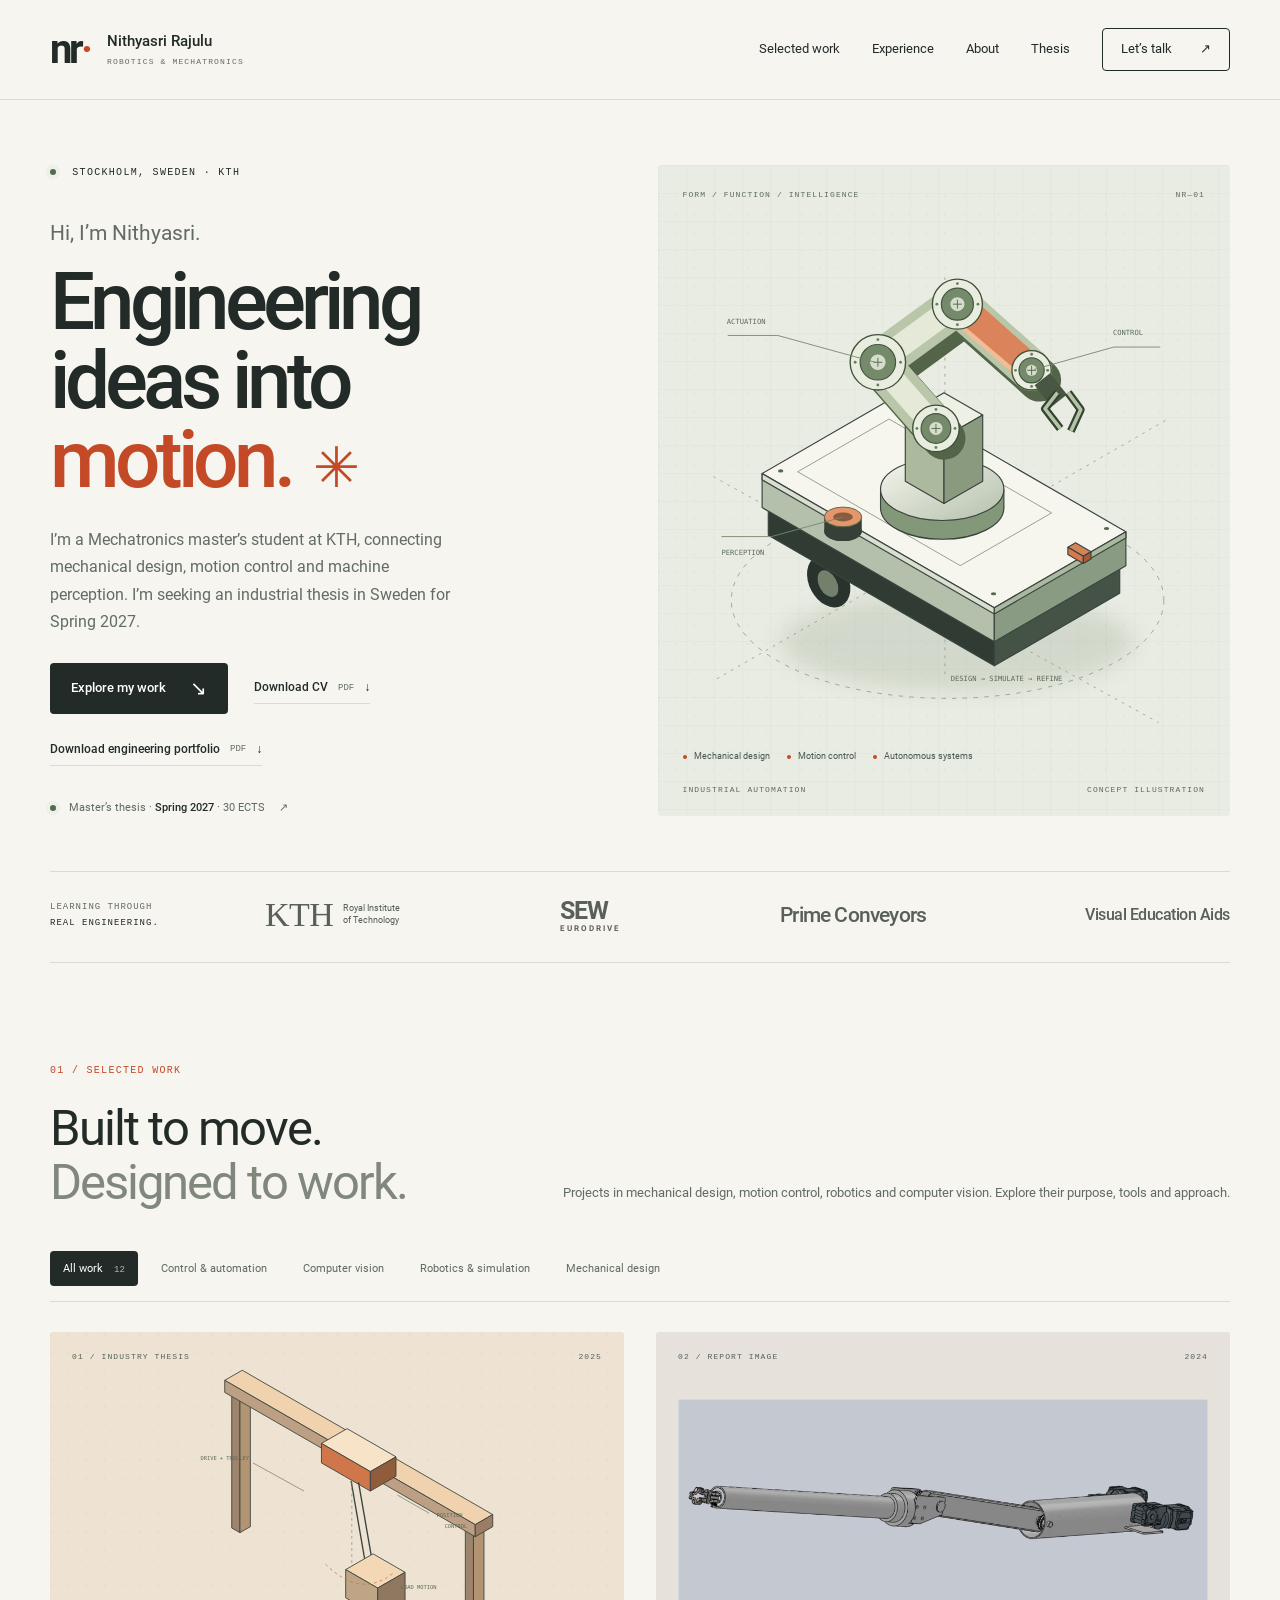
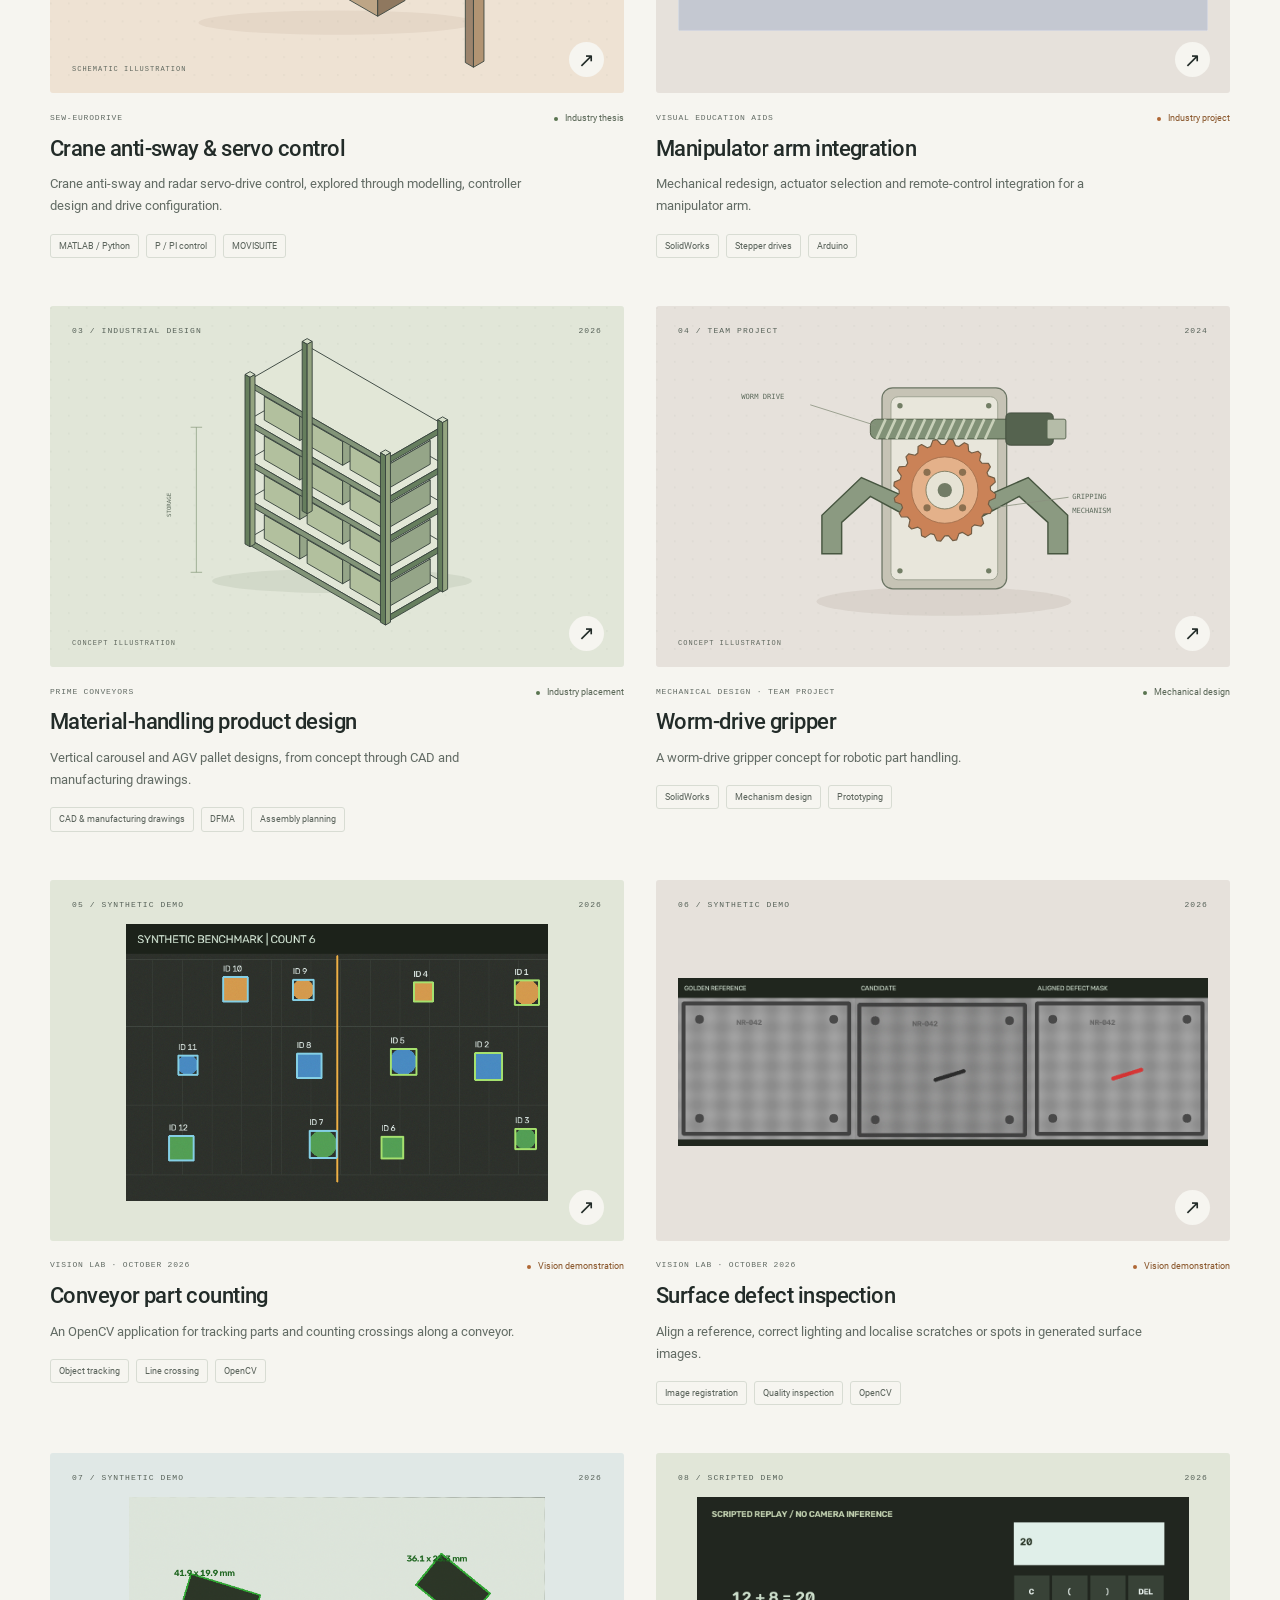
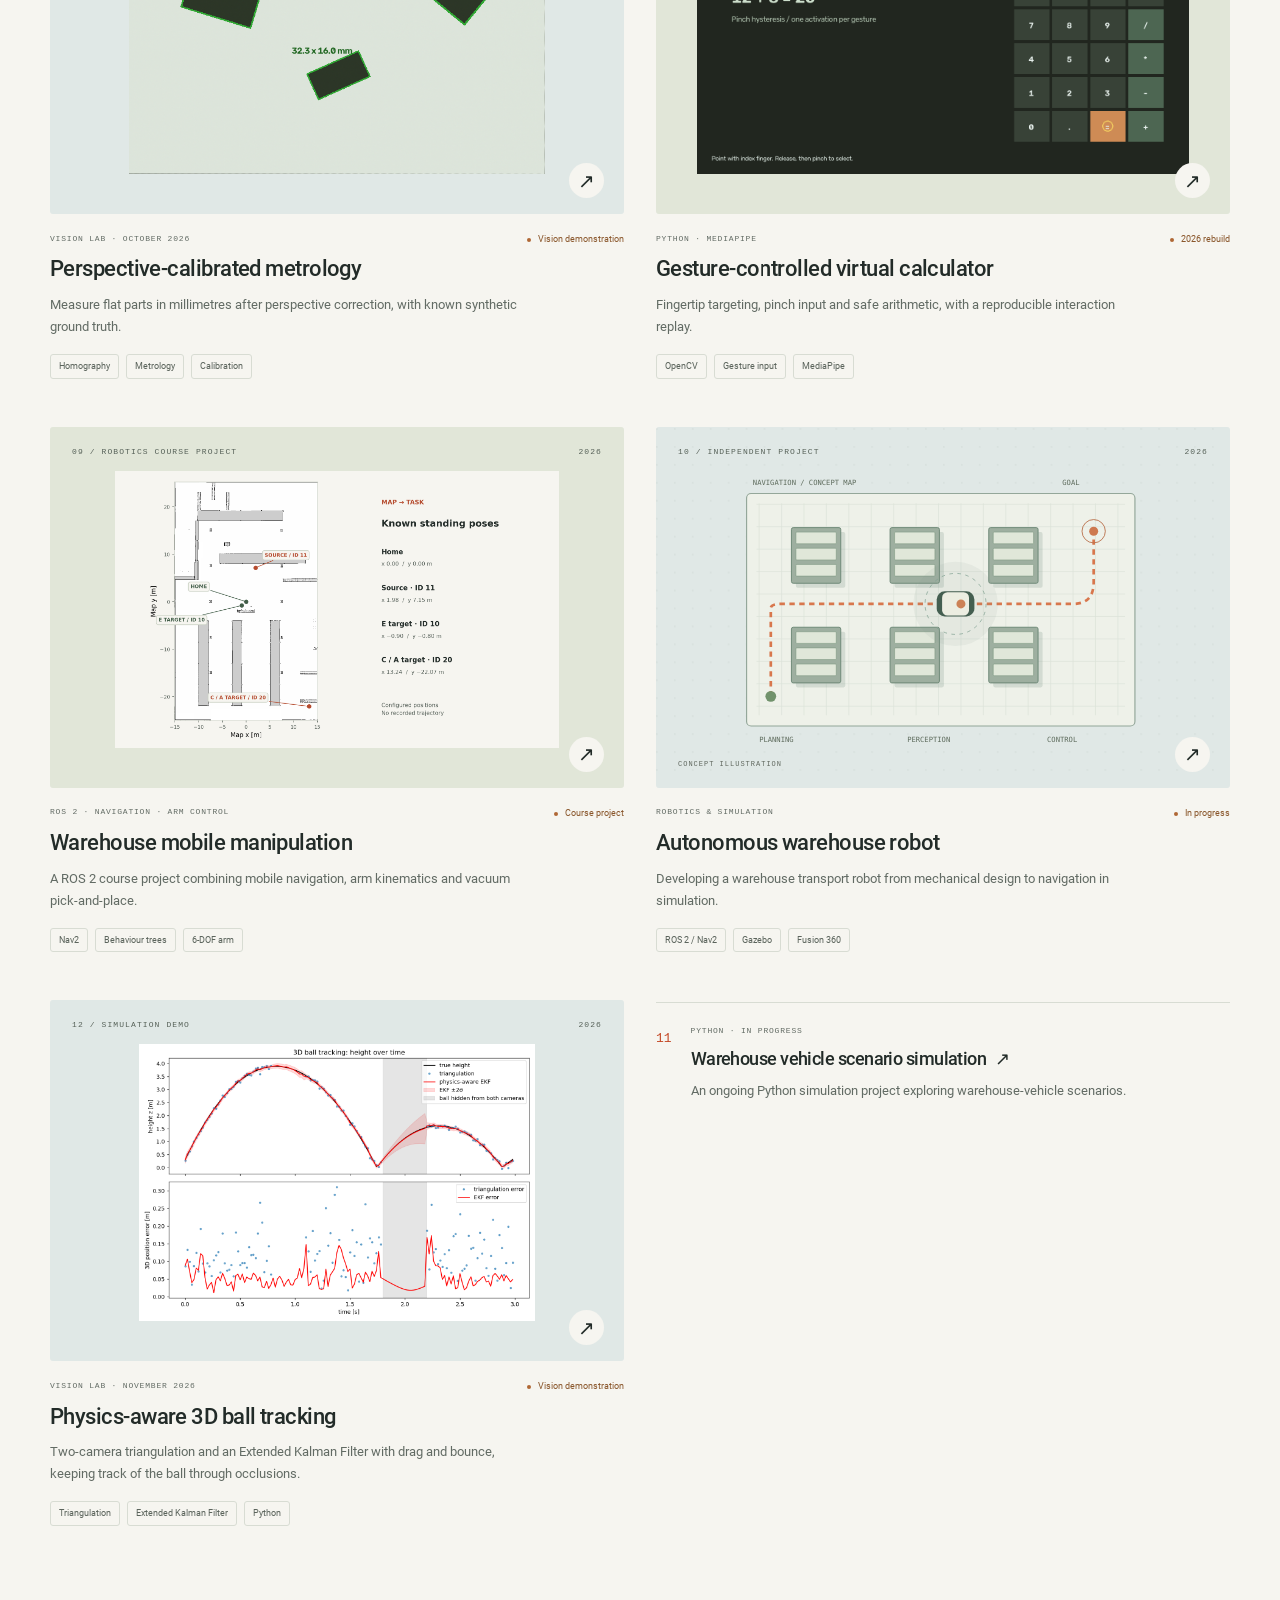
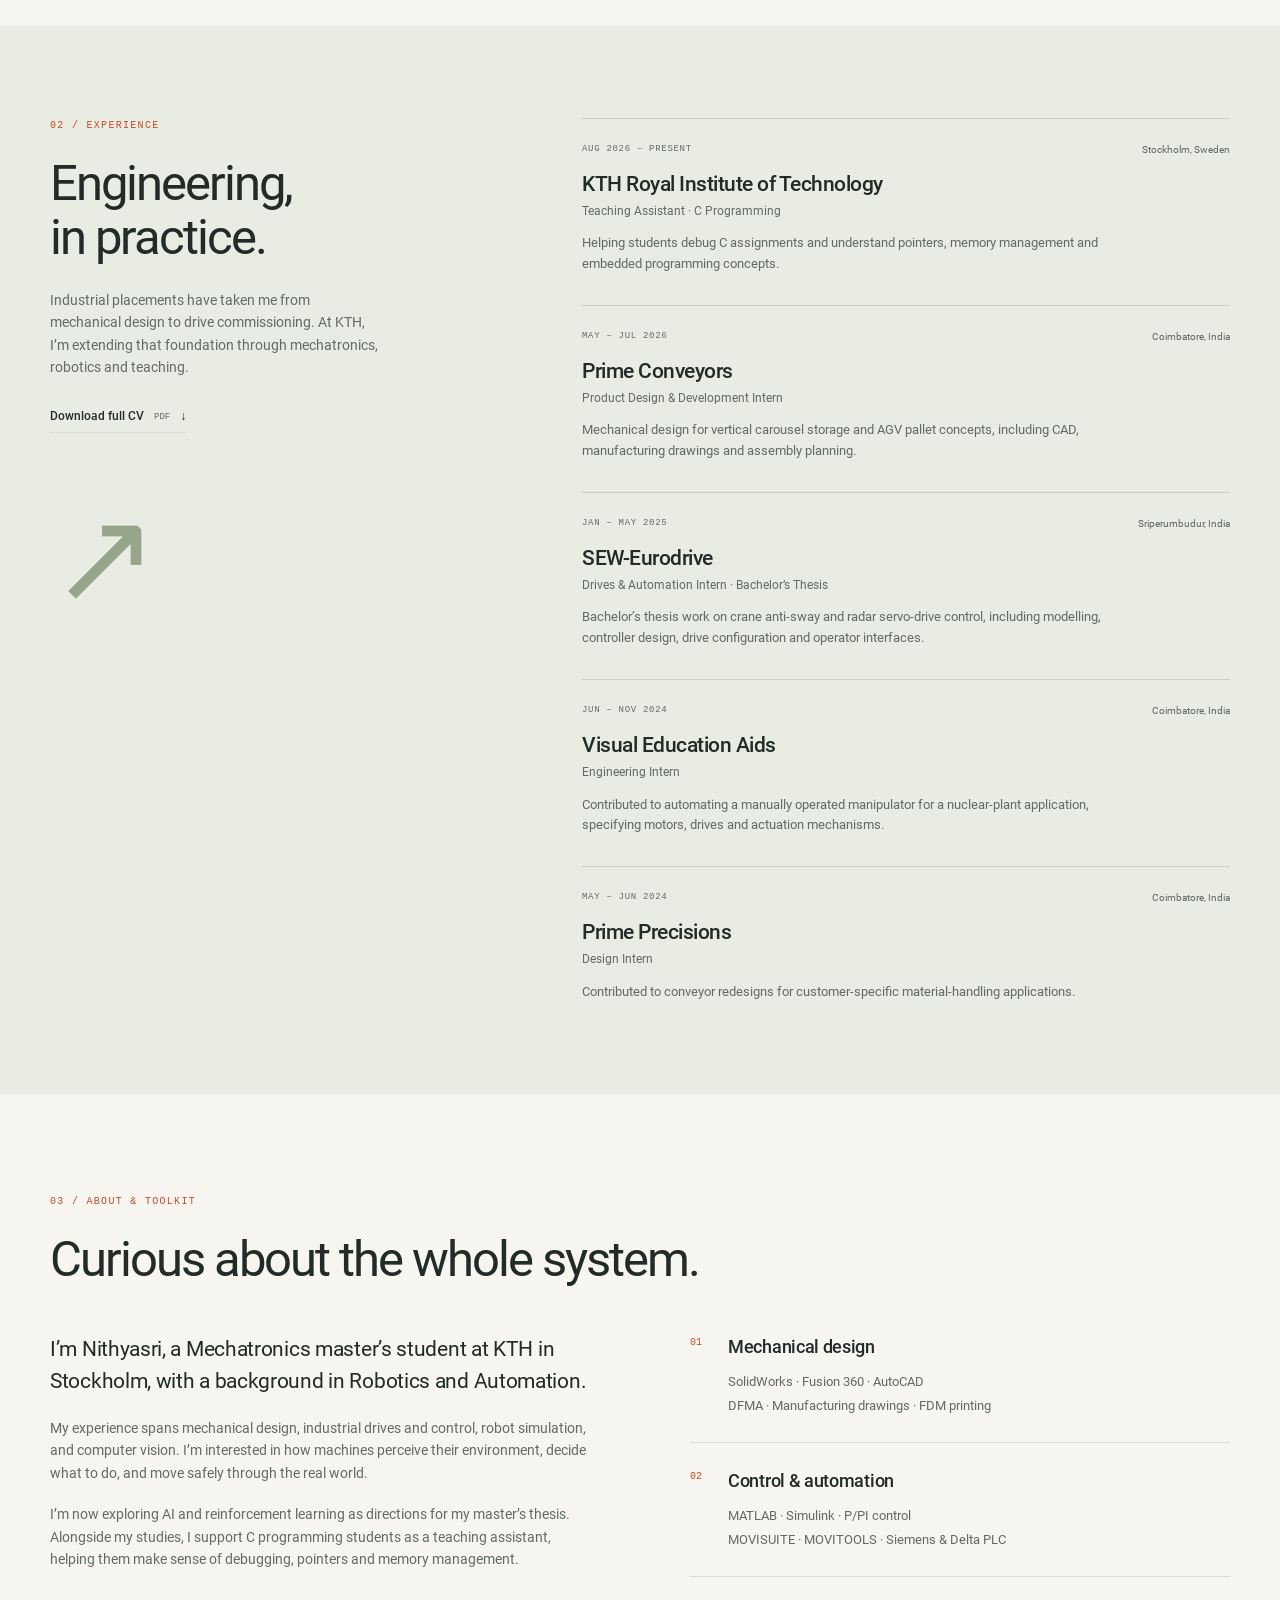
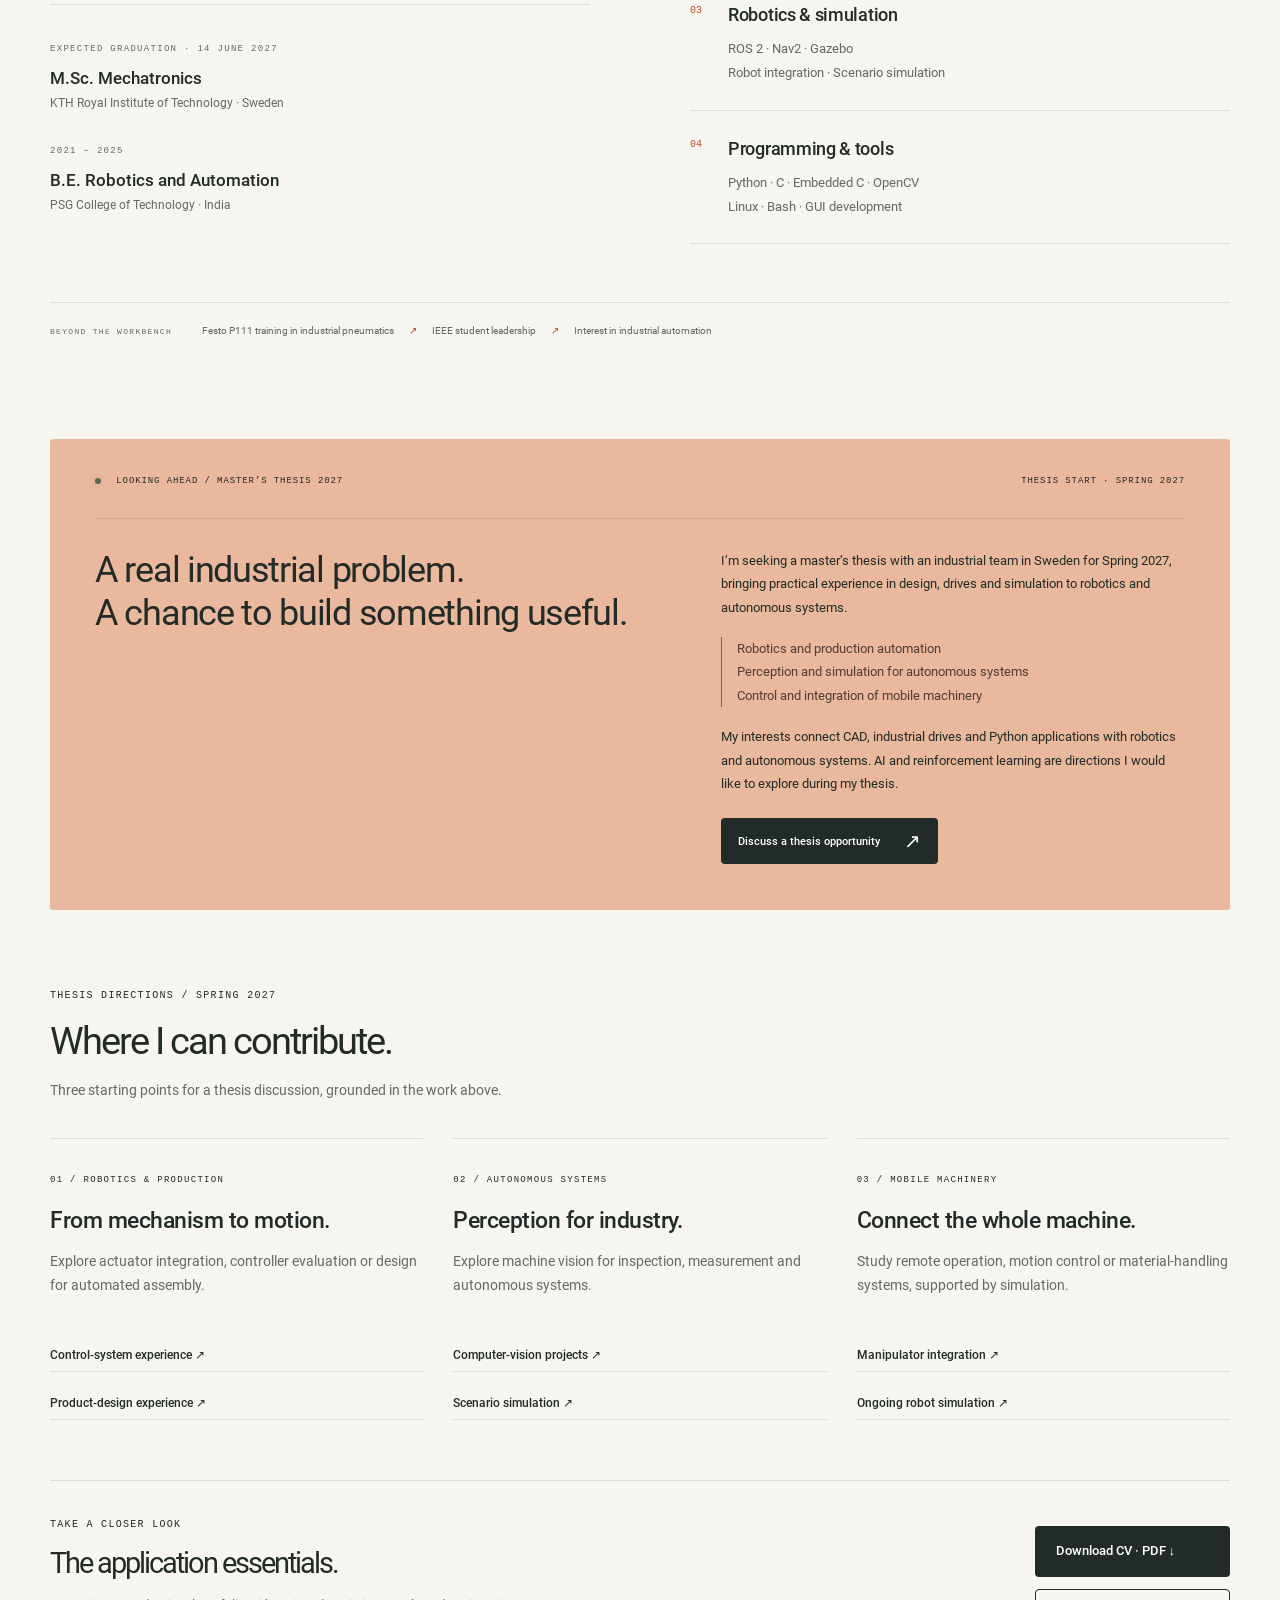
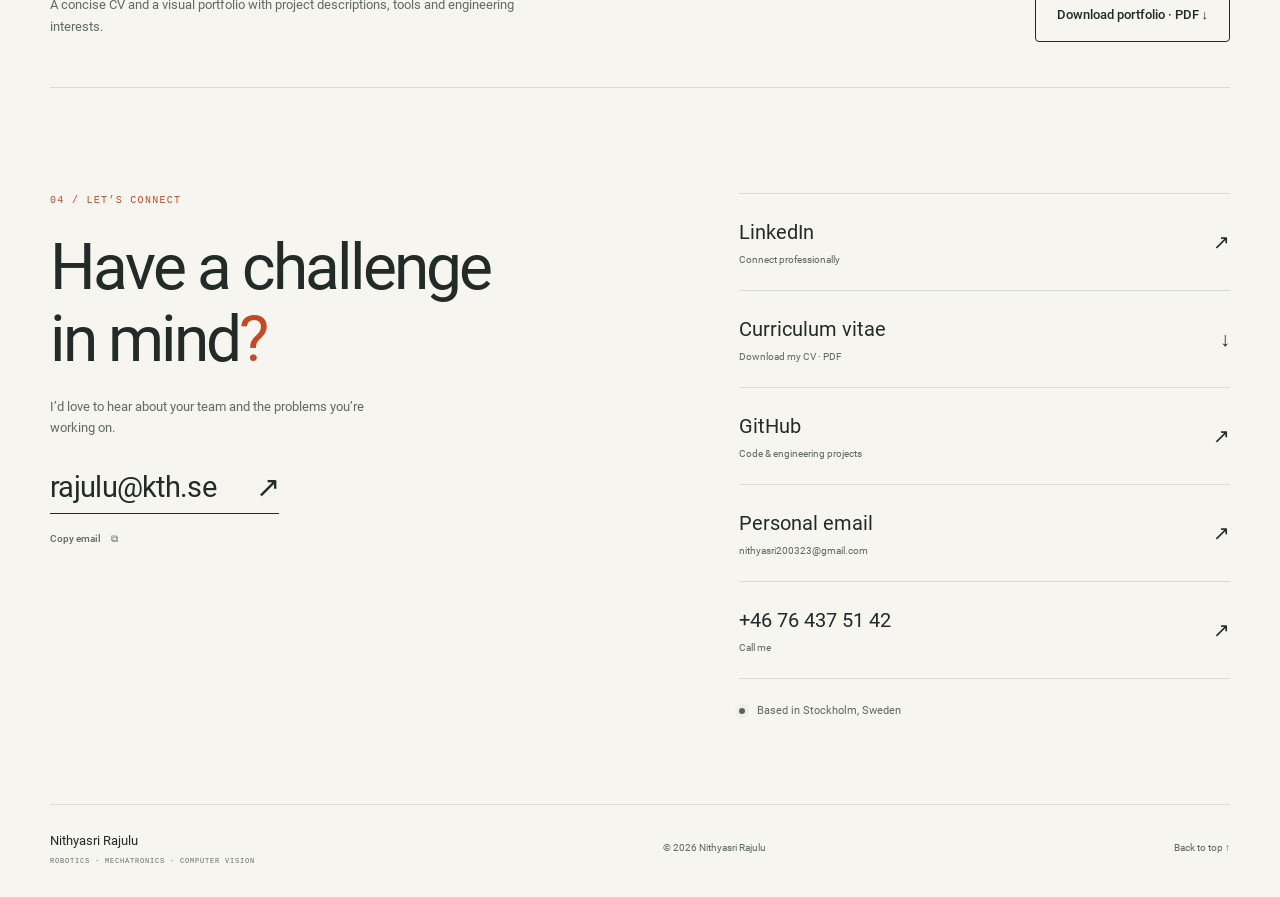
<file: index.html>
<!doctype html>
<html lang="en">
<head>
  <meta charset="utf-8">
  <meta name="viewport" content="width=device-width, initial-scale=1">
  <meta name="theme-color" content="#f6f5f0">
  <meta name="description" content="Nithyasri Rajulu — KTH Mechatronics master's student working across mechanical design, robotics and motion control. Seeking a 30 ECTS thesis, Spring 2027.">
  <meta property="og:title" content="Nithyasri Rajulu — Engineering ideas into motion">
  <meta property="og:description" content="Robotics, mechatronics and computer vision. Explore my work and get in touch about a master's thesis in Sweden.">
  <meta property="og:type" content="website">
  <meta property="og:url" content="https://nithyasri-rajulu.github.io/">
  <link rel="icon" href="assets/favicon.svg" type="image/svg+xml">
  <link rel="preload" href="assets/roboto-regular.woff2" as="font" type="font/woff2" crossorigin>
  <link rel="stylesheet" href="styles.css">
  <title>Nithyasri Rajulu — Mechatronics & Robotics</title>
  <script src="app.js" defer></script>
</head>
<body>
  <a class="skip-link" href="#main">Skip to content</a>
  <header class="site-header">
    <a href="#home" class="brand" aria-label="Nithyasri Rajulu, home"><span class="monogram">nr<span>·</span></span><span class="brand-name">Nithyasri Rajulu<span>ROBOTICS & MECHATRONICS</span></span></a>
    <button class="menu-toggle" type="button" aria-expanded="false" aria-controls="main-nav">Menu <span aria-hidden="true">☰</span></button>
    <nav id="main-nav" aria-label="Main navigation">
      <a href="#work">Selected work</a><a href="#experience">Experience</a><a href="#about">About</a><a href="#thesis">Thesis</a><a class="nav-contact" href="#contact">Let’s talk <span aria-hidden="true">↗</span></a>
    </nav>
  </header>
  <main id="main">
    <section class="hero page-width" id="home" aria-labelledby="hero-heading">
      <div class="hero-copy">
        <p class="eyebrow"><span class="status-dot"></span> STOCKHOLM, SWEDEN · KTH</p>
        <p class="intro-name">Hi, I’m Nithyasri.</p>
        <h1 id="hero-heading">Engineering<br>ideas into<br><span class="accent">motion.</span><span class="heading-spark" aria-hidden="true">✳</span></h1>
        <p class="hero-description">I’m a Mechatronics master’s student at KTH, connecting mechanical design, motion control and machine perception. I’m seeking an industrial thesis in Sweden for Spring 2027.</p>
        <div class="hero-actions"><a class="button button-dark" href="#work">Explore my work <span aria-hidden="true">↘</span></a><a class="text-link" href="assets/Nithyasri-Rajulu-CV.pdf" download>Download CV <span class="file-type">PDF</span> <span aria-hidden="true">↓</span></a></div>
        <a class="text-link portfolio-download" href="assets/Nithyasri-Rajulu-Engineering-Portfolio.pdf" download>Download engineering portfolio <span class="file-type">PDF</span> ↓</a>
        <a class="availability" href="#contact"><span class="status-dot"></span><span>Master’s thesis · <strong>Spring 2027</strong> · 30 ECTS</span><span aria-hidden="true">↗</span></a>
      </div>
      <div class="hero-visual">
        <div class="visual-topline"><span>FORM / FUNCTION / INTELLIGENCE</span><span>NR—01</span></div>
        <img class="hero-machine" src="assets/hero.svg" alt="Concept illustration of an industrial robot arm on a mobile platform, drawn in an isometric engineering style" width="640" height="660" fetchpriority="high">
        <div class="visual-notes"><span><i></i> Mechanical design</span><span><i></i> Motion control</span><span><i></i> Autonomous systems</span></div>
        <div class="visual-bottomline"><span>INDUSTRIAL AUTOMATION</span><span>CONCEPT ILLUSTRATION</span></div>
      </div>
    </section>
    <div class="affiliations page-width" aria-label="Education and industry experience"><p>LEARNING THROUGH<br><strong>REAL ENGINEERING.</strong></p><div><span class="company kth">KTH<small>Royal Institute<br>of Technology</small></span><span class="company sew">SEW<span>EURODRIVE</span></span><span class="company prime">Prime Conveyors</span><span class="company vea">Visual Education Aids</span></div></div>

    <section class="section page-width work-section" id="work" aria-labelledby="work-title">
      <div class="section-heading"><div><p class="eyebrow section-kicker">01 / SELECTED WORK</p><h2 id="work-title">Built to move.<br><span class="muted">Designed to work.</span></h2></div><p>Projects in mechanical design, motion control, robotics and computer vision. Explore their purpose, tools and approach.</p></div>
      <div class="filter-bar" role="group" aria-label="Filter projects"><button class="filter active" data-filter="all" aria-pressed="true">All work <span>12</span></button><button class="filter" data-filter="control" aria-pressed="false">Control & automation</button><button class="filter" data-filter="vision" aria-pressed="false">Computer vision</button><button class="filter" data-filter="robotics" aria-pressed="false">Robotics & simulation</button><button class="filter" data-filter="design" aria-pressed="false">Mechanical design</button></div>
      <p class="sr-only" id="filter-status" aria-live="polite"></p>
      <div class="project-grid">
        <article class="project" data-category="control" id="project-crane">
          <a class="project-image apricot" href="projects/crane.html" data-project="crane" aria-label="Read project: Crane anti-sway and servo control"><span class="image-meta"><span>01 / INDUSTRY THESIS</span><span>2025</span></span><img src="assets/control.svg" alt="Schematic illustration of a crane trolley and suspended load" width="640" height="400" loading="lazy"><span class="illustration-label">SCHEMATIC ILLUSTRATION</span><span class="project-arrow" aria-hidden="true">↗</span></a>
          <div class="project-line"><span class="eyebrow">SEW-EURODRIVE</span><span class="project-state"><i></i> Industry thesis</span></div><h3><a href="projects/crane.html" data-project="crane">Crane anti-sway & servo control</a></h3><p>Crane anti-sway and radar servo-drive control, explored through modelling, controller design and drive configuration.</p><div class="tags"><span>MATLAB / Python</span><span>P / PI control</span><span>MOVISUITE</span></div>
        </article>
        <article class="project" data-category="control" id="project-manipulator">
          <a class="project-image stone demo-image" href="projects/manipulator.html" data-project="manipulator" aria-label="Read project: Manipulator arm integration"><span class="image-meta"><span>02 / REPORT IMAGE</span><span>2024</span></span><img src="assets/manipulator-cad.png" alt="CAD assembly of the motorised manipulator arm" width="640" height="400" loading="lazy"><span class="project-arrow" aria-hidden="true">↗</span></a>
          <div class="project-line"><span class="eyebrow">VISUAL EDUCATION AIDS</span><span class="project-state ongoing"><i></i> Industry project</span></div><h3><a href="projects/manipulator.html" data-project="manipulator">Manipulator arm integration</a></h3><p>Mechanical redesign, actuator selection and remote-control integration for a manipulator arm.</p><div class="tags"><span>SolidWorks</span><span>Stepper drives</span><span>Arduino</span></div>
        </article>
        <article class="project" data-category="design" id="project-material"><a class="project-image sage" href="projects/material.html" data-project="material" aria-label="Read project: Material-handling product design"><span class="image-meta"><span>03 / INDUSTRIAL DESIGN</span><span>2026</span></span><img src="assets/storage.svg" alt="Concept illustration of a material-handling storage system" width="640" height="400" loading="lazy"><span class="illustration-label">CONCEPT ILLUSTRATION</span><span class="project-arrow" aria-hidden="true">↗</span></a><div class="project-line"><span class="eyebrow">PRIME CONVEYORS</span><span class="project-state"><i></i> Industry placement</span></div><h3><a href="projects/material.html" data-project="material">Material-handling product design</a></h3><p>Vertical carousel and AGV pallet designs, from concept through CAD and manufacturing drawings.</p><div class="tags"><span>CAD & manufacturing drawings</span><span>DFMA</span><span>Assembly planning</span></div></article>
        <article class="project" data-category="design" id="project-gripper">
          <a class="project-image stone" href="projects/gripper.html" data-project="gripper" aria-label="Read project: Worm-drive gripper"><span class="image-meta"><span>04 / TEAM PROJECT</span><span>2024</span></span><img src="assets/gripper.svg" alt="Concept illustration of a worm gear and a two-finger gripper" width="640" height="400" loading="lazy"><span class="illustration-label">CONCEPT ILLUSTRATION</span><span class="project-arrow" aria-hidden="true">↗</span></a>
          <div class="project-line"><span class="eyebrow">MECHANICAL DESIGN · TEAM PROJECT</span><span class="project-state"><i></i> Mechanical design</span></div><h3><a href="projects/gripper.html" data-project="gripper">Worm-drive gripper</a></h3><p>A worm-drive gripper concept for robotic part handling.</p><div class="tags"><span>SolidWorks</span><span>Mechanism design</span><span>Prototyping</span></div>
        </article>
        <article class="project" data-category="vision" id="project-conveyor">
          <a class="project-image sage demo-image" href="projects/conveyor.html" data-project="conveyor" aria-label="Read project: Conveyor part counting"><span class="image-meta"><span>05 / SYNTHETIC DEMO</span><span>2026</span></span><img src="assets/conveyor-vision.png" alt="Synthetic conveyor scene with tracked parts, IDs and a counting line" width="640" height="400" loading="lazy"><span class="project-arrow" aria-hidden="true">↗</span></a>
          <div class="project-line"><span class="eyebrow">VISION LAB · OCTOBER 2026</span><span class="project-state ongoing"><i></i> Vision demonstration</span></div><h3><a href="projects/conveyor.html" data-project="conveyor">Conveyor part counting</a></h3><p>An OpenCV application for tracking parts and counting crossings along a conveyor.</p><div class="tags"><span>Object tracking</span><span>Line crossing</span><span>OpenCV</span></div>
        </article>
        <article class="project" data-category="vision" id="project-inspection">
          <a class="project-image stone demo-image" href="projects/inspection.html" data-project="inspection" aria-label="Read project: Surface defect inspection"><span class="image-meta"><span>06 / SYNTHETIC DEMO</span><span>2026</span></span><img src="assets/surface-inspection.png" alt="Reference metal texture beside a synthetic defect sample and detected regions" width="640" height="400" loading="lazy"><span class="project-arrow" aria-hidden="true">↗</span></a>
          <div class="project-line"><span class="eyebrow">VISION LAB · OCTOBER 2026</span><span class="project-state ongoing"><i></i> Vision demonstration</span></div><h3><a href="projects/inspection.html" data-project="inspection">Surface defect inspection</a></h3><p>Align a reference, correct lighting and localise scratches or spots in generated surface images.</p><div class="tags"><span>Image registration</span><span>Quality inspection</span><span>OpenCV</span></div>
        </article>
        <article class="project" data-category="vision" id="project-metrology">
          <a class="project-image blue demo-image" href="projects/metrology.html" data-project="metrology" aria-label="Read project: Perspective-calibrated metrology"><span class="image-meta"><span>07 / SYNTHETIC DEMO</span><span>2026</span></span><img src="assets/part-metrology.png" alt="Three rectangular parts with overlaid measurements in millimetres" width="640" height="400" loading="lazy"><span class="project-arrow" aria-hidden="true">↗</span></a>
          <div class="project-line"><span class="eyebrow">VISION LAB · OCTOBER 2026</span><span class="project-state ongoing"><i></i> Vision demonstration</span></div><h3><a href="projects/metrology.html" data-project="metrology">Perspective-calibrated metrology</a></h3><p>Measure flat parts in millimetres after perspective correction, with known synthetic ground truth.</p><div class="tags"><span>Homography</span><span>Metrology</span><span>Calibration</span></div>
        </article>
        <article class="project" data-category="vision" id="project-vision">
          <a class="project-image sage demo-image" href="projects/vision.html" data-project="vision" aria-label="Read project: Gesture-controlled virtual calculator"><span class="image-meta"><span>08 / SCRIPTED DEMO</span><span>2026</span></span><img src="assets/gesture-calculator.png" alt="Calculator interface after a scripted sequence computes 12 plus 8 equals 20" width="640" height="400" loading="lazy"><span class="project-arrow" aria-hidden="true">↗</span></a>
          <div class="project-line"><span class="eyebrow">PYTHON · MEDIAPIPE</span><span class="project-state ongoing"><i></i> 2026 rebuild</span></div><h3><a href="projects/vision.html" data-project="vision">Gesture-controlled virtual calculator</a></h3><p>Fingertip targeting, pinch input and safe arithmetic, with a reproducible interaction replay.</p><div class="tags"><span>OpenCV</span><span>Gesture input</span><span>MediaPipe</span></div>
        </article>
        <article class="project" data-category="robotics" id="project-warehouse-manipulation">
          <a class="project-image sage demo-image" href="projects/warehouse-manipulation.html" data-project="warehouse-manipulation" aria-label="Read project: Warehouse mobile manipulation"><span class="image-meta"><span>09 / ROBOTICS COURSE PROJECT</span><span>2026</span></span><img src="assets/warehouse-robot-map.png" alt="Supplied warehouse map with configured pickup and delivery poses" width="640" height="400" loading="lazy"><span class="project-arrow" aria-hidden="true">↗</span></a>
          <div class="project-line"><span class="eyebrow">ROS 2 · NAVIGATION · ARM CONTROL</span><span class="project-state ongoing"><i></i> Course project</span></div><h3><a href="projects/warehouse-manipulation.html" data-project="warehouse-manipulation">Warehouse mobile manipulation</a></h3><p>A ROS 2 course project combining mobile navigation, arm kinematics and vacuum pick-and-place.</p><div class="tags"><span>Nav2</span><span>Behaviour trees</span><span>6-DOF arm</span></div>
        </article>
        <article class="project" data-category="robotics" id="project-amr">
          <a class="project-image blue" href="projects/amr.html" data-project="amr" aria-label="Read project: Autonomous warehouse robot"><span class="image-meta"><span>10 / INDEPENDENT PROJECT</span><span>2026</span></span><img src="assets/warehouse.svg" alt="Concept warehouse map with storage aisles and a mobile robot route" width="640" height="400" loading="lazy"><span class="illustration-label">CONCEPT ILLUSTRATION</span><span class="project-arrow" aria-hidden="true">↗</span></a>
          <div class="project-line"><span class="eyebrow">ROBOTICS & SIMULATION</span><span class="project-state ongoing"><i></i> In progress</span></div><h3><a href="projects/amr.html" data-project="amr">Autonomous warehouse robot</a></h3><p>Developing a warehouse transport robot from mechanical design to navigation in simulation.</p><div class="tags"><span>ROS 2 / Nav2</span><span>Gazebo</span><span>Fusion 360</span></div>
        </article>
                <article class="project" data-category="vision" id="project-ball-tracking">
          <a class="project-image blue demo-image" href="projects/ball-tracking.html" data-project="ball-tracking" aria-label="Read project: Physics-aware 3D ball tracking"><span class="image-meta"><span>12 / SIMULATION DEMO</span><span>2026</span></span><img src="assets/ball-tracking.png" alt="True ball trajectory compared with triangulation and Extended Kalman Filter estimates" width="640" height="400" loading="lazy"><span class="project-arrow" aria-hidden="true">↗</span></a>
          <div class="project-line"><span class="eyebrow">VISION LAB · NOVEMBER 2026</span><span class="project-state ongoing"><i></i> Vision demonstration</span></div><h3><a href="projects/ball-tracking.html" data-project="ball-tracking">Physics-aware 3D ball tracking</a></h3><p>Two-camera triangulation and an Extended Kalman Filter with drag and bounce, keeping track of the ball through occlusions.</p><div class="tags"><span>Triangulation</span><span>Extended Kalman Filter</span><span>Python</span></div>
        </article>
        <article class="project project-compact" data-category="robotics" id="project-testing"><div class="compact-number" aria-hidden="true">11</div><div><div class="project-line"><span class="eyebrow">PYTHON · IN PROGRESS</span></div><h3><a href="projects/testing.html" data-project="testing">Warehouse vehicle scenario simulation <span aria-hidden="true">↗</span></a></h3><p>An ongoing Python simulation project exploring warehouse-vehicle scenarios.</p></div></article>
      </div>
    </section>

    <section class="experience-section" id="experience" aria-labelledby="experience-title"><div class="page-width experience-layout"><div class="experience-intro"><p class="eyebrow section-kicker">02 / EXPERIENCE</p><h2 id="experience-title">Engineering,<br>in practice.</h2><p>Industrial placements have taken me from mechanical design to drive commissioning. At KTH, I’m extending that foundation through mechatronics, robotics and teaching.</p><a class="text-link" href="assets/Nithyasri-Rajulu-CV.pdf" download>Download full CV <span class="file-type">PDF</span> <span aria-hidden="true">↓</span></a><div class="experience-mark" aria-hidden="true">↗</div></div><div class="timeline">
      <article class="timeline-item"><div class="timeline-top"><span class="eyebrow">AUG 2026 – PRESENT</span><span>Stockholm, Sweden</span></div><h3>KTH Royal Institute of Technology</h3><h4>Teaching Assistant · C Programming</h4><p>Helping students debug C assignments and understand pointers, memory management and embedded programming concepts.</p></article>
      <article class="timeline-item"><div class="timeline-top"><span class="eyebrow">MAY – JUL 2026</span><span>Coimbatore, India</span></div><h3>Prime Conveyors</h3><h4>Product Design & Development Intern</h4><p>Mechanical design for vertical carousel storage and AGV pallet concepts, including CAD, manufacturing drawings and assembly planning.</p></article>
      <article class="timeline-item"><div class="timeline-top"><span class="eyebrow">JAN – MAY 2025</span><span>Sriperumbudur, India</span></div><h3>SEW-Eurodrive</h3><h4>Drives & Automation Intern · Bachelor’s Thesis</h4><p>Bachelor’s thesis work on crane anti-sway and radar servo-drive control, including modelling, controller design, drive configuration and operator interfaces.</p></article>
      <article class="timeline-item"><div class="timeline-top"><span class="eyebrow">JUN – NOV 2024</span><span>Coimbatore, India</span></div><h3>Visual Education Aids</h3><h4>Engineering Intern</h4><p>Contributed to automating a manually operated manipulator for a nuclear-plant application, specifying motors, drives and actuation mechanisms.</p></article>
      <article class="timeline-item"><div class="timeline-top"><span class="eyebrow">MAY – JUN 2024</span><span>Coimbatore, India</span></div><h3>Prime Precisions</h3><h4>Design Intern</h4><p>Contributed to conveyor redesigns for customer-specific material-handling applications.</p></article>
    </div></div></section>

    <section class="section page-width" id="about" aria-labelledby="about-title"><div class="section-heading about-heading"><div><p class="eyebrow section-kicker">03 / ABOUT & TOOLKIT</p><h2 id="about-title">Curious about the whole system.</h2></div></div><div class="about-layout"><div class="about-copy"><p class="large-copy">I’m Nithyasri, a Mechatronics master’s student at KTH in Stockholm, with a background in Robotics and Automation.</p><p>My experience spans mechanical design, industrial drives and control, robot simulation, and computer vision. I’m interested in how machines perceive their environment, decide what to do, and move safely through the real world.</p><p>I’m now exploring AI and reinforcement learning as directions for my master’s thesis. Alongside my studies, I support C programming students as a teaching assistant, helping them make sense of debugging, pointers and memory management.</p><div class="education"><div><span class="eyebrow">EXPECTED GRADUATION · 14 JUNE 2027</span><h3>M.Sc. Mechatronics</h3><p>KTH Royal Institute of Technology · Sweden</p></div><div><span class="eyebrow">2021 – 2025</span><h3>B.E. Robotics and Automation</h3><p>PSG College of Technology · India</p></div></div></div><div class="toolkit"><div><span class="toolkit-number">01</span><h3>Mechanical design</h3><p>SolidWorks · Fusion 360 · AutoCAD<br>DFMA · Manufacturing drawings · FDM printing</p></div><div><span class="toolkit-number">02</span><h3>Control & automation</h3><p>MATLAB · Simulink · P/PI control<br>MOVISUITE · MOVITOOLS · Siemens & Delta PLC</p></div><div><span class="toolkit-number">03</span><h3>Robotics & simulation</h3><p>ROS 2 · Nav2 · Gazebo<br>Robot integration · Scenario simulation</p></div><div><span class="toolkit-number">04</span><h3>Programming & tools</h3><p>Python · C · Embedded C · OpenCV<br>Linux · Bash · GUI development</p></div></div></div><div class="beyond"><p class="eyebrow">BEYOND THE WORKBENCH</p><p>Festo P111 training in industrial pneumatics <span>↗</span> IEEE student leadership <span>↗</span> Interest in industrial automation</p></div></section>

    <section class="thesis-section page-width" id="thesis" aria-labelledby="thesis-title"><div class="thesis-top"><p class="eyebrow"><span class="status-dot"></span> LOOKING AHEAD / MASTER’S THESIS 2027</p><span class="eyebrow">THESIS START · SPRING 2027</span></div><div class="thesis-content"><h2 id="thesis-title">A real industrial problem.<br>A chance to build something useful.</h2><div><p>I’m seeking a master’s thesis with an industrial team in Sweden for Spring 2027, bringing practical experience in design, drives and simulation to robotics and autonomous systems.</p><p class="thesis-interests">Robotics and production automation<br>Perception and simulation for autonomous systems<br>Control and integration of mobile machinery</p><p>My interests connect CAD, industrial drives and Python applications with robotics and autonomous systems. AI and reinforcement learning are directions I would like to explore during my thesis.</p><a class="button button-dark" href="mailto:rajulu@kth.se?subject=Master%27s%20thesis%20opportunity%20%E2%80%94%202027">Discuss a thesis opportunity <span aria-hidden="true">↗</span></a></div></div></section>


    <section class="focus-section page-width" aria-labelledby="focus-title"><div class="focus-heading"><p class="eyebrow">THESIS DIRECTIONS / SPRING 2027</p><h2 id="focus-title">Where I can contribute.</h2><p>Three starting points for a thesis discussion, grounded in the work above.</p></div><div class="focus-grid"><article><span class="eyebrow">01 / ROBOTICS & PRODUCTION</span><h3>From mechanism to motion.</h3><p>Explore actuator integration, controller evaluation or design for automated assembly.</p><a class="text-link" href="projects/crane.html" data-project="crane">Control-system experience ↗</a><a class="text-link" href="projects/material.html" data-project="material">Product-design experience ↗</a></article><article><span class="eyebrow">02 / AUTONOMOUS SYSTEMS</span><h3>Perception for industry.</h3><p>Explore machine vision for inspection, measurement and autonomous systems.</p><a class="text-link" href="projects/inspection.html" data-project="inspection">Computer-vision projects ↗</a><a class="text-link" href="projects/testing.html" data-project="testing">Scenario simulation ↗</a></article><article><span class="eyebrow">03 / MOBILE MACHINERY</span><h3>Connect the whole machine.</h3><p>Study remote operation, motion control or material-handling systems, supported by simulation.</p><a class="text-link" href="projects/manipulator.html" data-project="manipulator">Manipulator integration ↗</a><a class="text-link" href="projects/amr.html" data-project="amr">Ongoing robot simulation ↗</a></article></div></section>
    <section class="application-downloads page-width" aria-labelledby="downloads-title"><div><p class="eyebrow">TAKE A CLOSER LOOK</p><h2 id="downloads-title">The application essentials.</h2><p>A concise CV and a visual portfolio with project descriptions, tools and engineering interests.</p></div><div><a class="button button-dark" href="assets/Nithyasri-Rajulu-CV.pdf" download>Download CV · PDF ↓</a><a class="button button-outline" href="assets/Nithyasri-Rajulu-Engineering-Portfolio.pdf" download>Download portfolio · PDF ↓</a></div></section>

    <section class="contact-section page-width" id="contact" aria-labelledby="contact-title"><div><p class="eyebrow section-kicker">04 / LET’S CONNECT</p><h2 id="contact-title">Have a challenge<br>in mind<span class="accent">?</span></h2><p>I’d love to hear about your team and the problems you’re working on.</p><a class="email-link" href="mailto:rajulu@kth.se">rajulu@kth.se <span aria-hidden="true">↗</span></a><div class="contact-actions"><button class="text-link copy-email" type="button">Copy email <span aria-hidden="true">⧉</span></button><span class="copy-status" aria-live="polite"></span></div></div><div class="contact-links"><a href="https://www.linkedin.com/in/nithyasri-rajulu-23813925a/" target="_blank" rel="noopener noreferrer"><span>LinkedIn<small>Connect professionally</small></span><span aria-hidden="true">↗</span></a><a href="assets/Nithyasri-Rajulu-CV.pdf" download><span>Curriculum vitae<small>Download my CV · PDF</small></span><span aria-hidden="true">↓</span></a><a href="https://github.com/nithyasri-rajulu" target="_blank" rel="noopener noreferrer"><span>GitHub<small>Code & engineering projects</small></span><span aria-hidden="true">↗</span></a><a href="mailto:nithyasri200323@gmail.com"><span class="personal-email">Personal email<small>nithyasri200323@gmail.com</small></span><span aria-hidden="true">↗</span></a><a href="tel:+46764375142"><span>+46 76 437 51 42<small>Call me</small></span><span aria-hidden="true">↗</span></a><div class="contact-location"><span class="status-dot"></span> Based in Stockholm, Sweden</div></div></section>
  </main>
  <footer class="page-width"><a class="footer-brand" href="#home">Nithyasri Rajulu<span>ROBOTICS · MECHATRONICS · COMPUTER VISION</span></a><p>© 2026 Nithyasri Rajulu</p><a href="#home">Back to top ↑</a></footer>
  <dialog id="project-dialog" aria-labelledby="dialog-title"><button class="dialog-close" type="button" aria-label="Close project details">×</button><div id="dialog-content"></div></dialog>
</body>
</html>
</file>
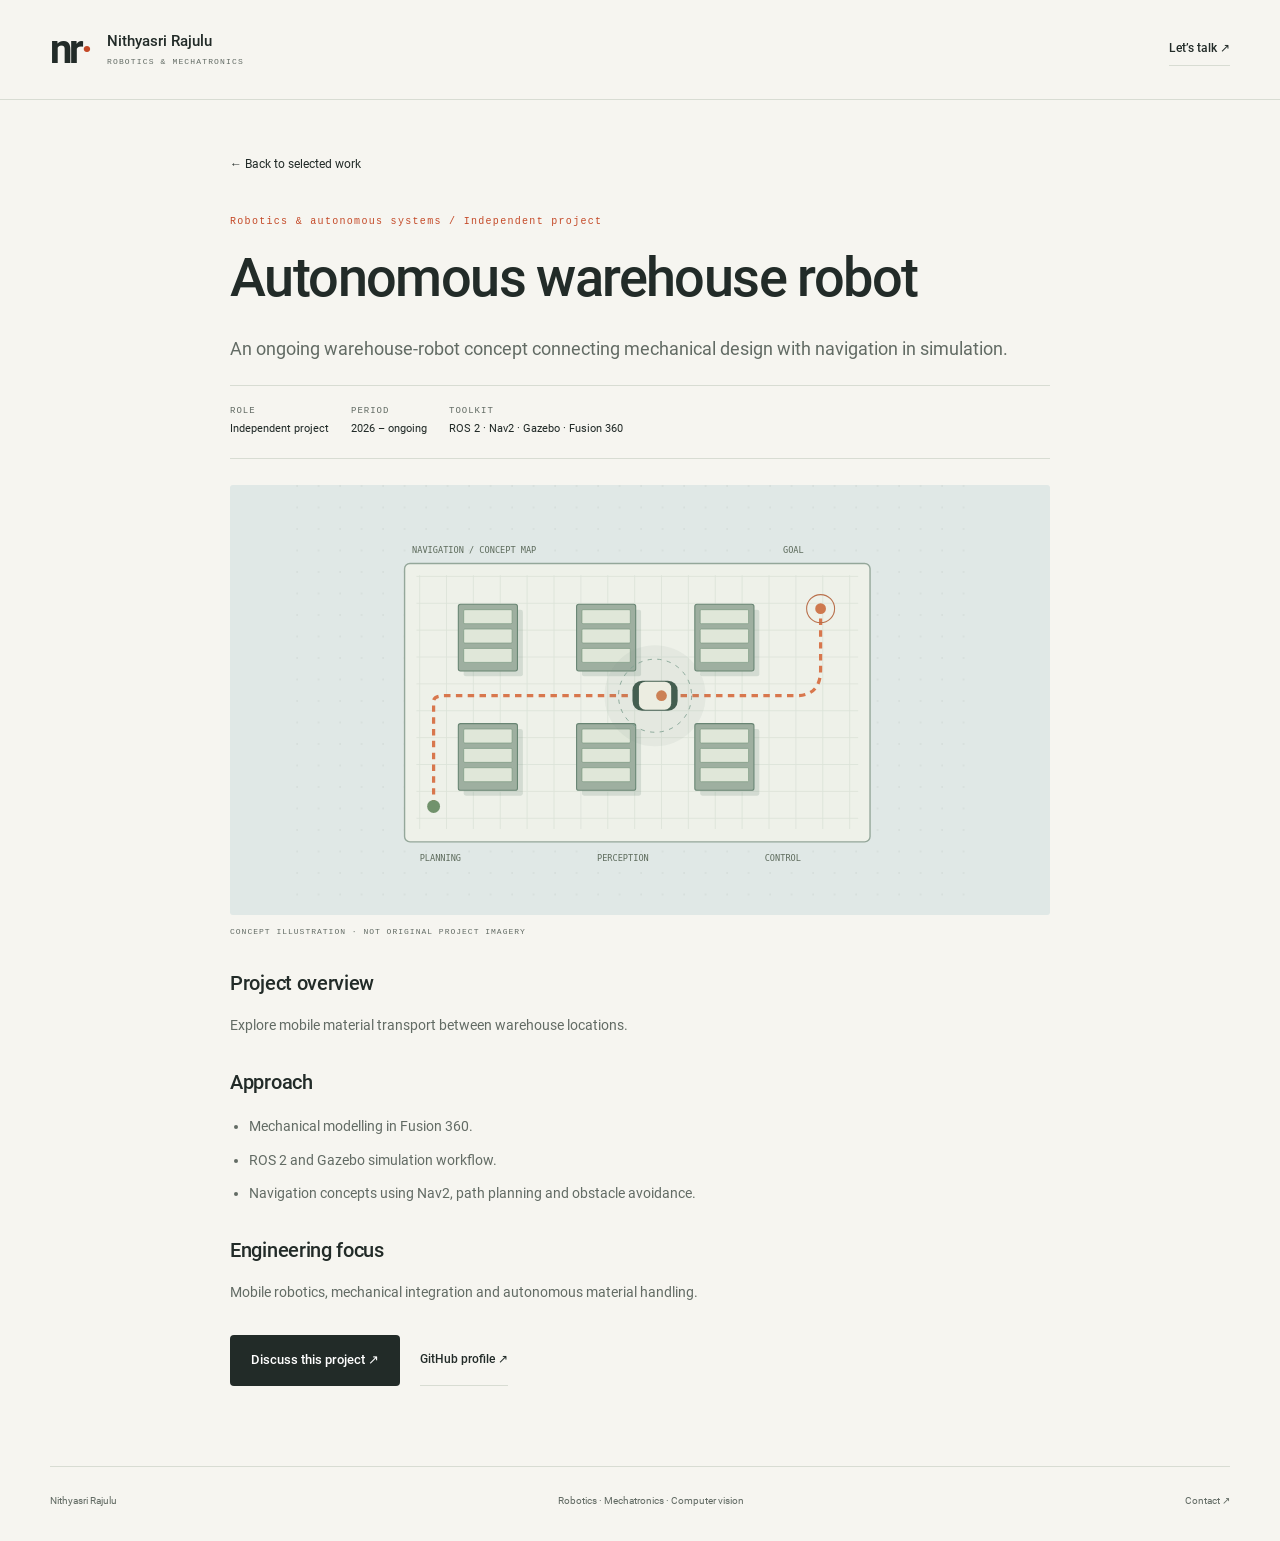
<file: projects/amr.html>
<!doctype html>
<html lang="en"><head><meta charset="utf-8"><meta name="viewport" content="width=device-width,initial-scale=1"><meta name="description" content="An ongoing warehouse-robot concept connecting mechanical design with navigation in simulation."><title>Autonomous warehouse robot — Nithyasri Rajulu</title><link rel="icon" href="../assets/favicon.svg" type="image/svg+xml"><link rel="stylesheet" href="../styles.css"></head>
<body><a class="skip-link" href="#case-main">Skip to content</a><header class="site-header"><a href="../index.html" class="brand"><span class="monogram">nr<span>·</span></span><span class="brand-name">Nithyasri Rajulu<span>ROBOTICS & MECHATRONICS</span></span></a><a class="text-link" href="../index.html#contact">Let’s talk ↗</a></header><main class="case-page" id="case-main"><a class="back-link" href="../index.html#work">← Back to selected work</a><article class="case-inner"><p class="eyebrow">Robotics &amp; autonomous systems / Independent project</p><h1 style="font-size:clamp(32px,5vw,54px);letter-spacing:-1.6px;line-height:1.1">Autonomous warehouse robot</h1><p class="case-lead">An ongoing warehouse-robot concept connecting mechanical design with navigation in simulation.</p><div class="case-meta"><span><strong>ROLE</strong>Independent project</span><span><strong>PERIOD</strong>2026 – ongoing</span><span><strong>TOOLKIT</strong>ROS 2 · Nav2 · Gazebo · Fusion 360</span></div><img class="case-hero blue" src="../assets/warehouse.svg" alt="Concept illustration for Autonomous warehouse robot" width="640" height="400"><p class="case-caption">Concept illustration · not original project imagery</p><h3>Project overview</h3><p>Explore mobile material transport between warehouse locations.</p><h3>Approach</h3><ul><li>Mechanical modelling in Fusion 360.</li><li>ROS 2 and Gazebo simulation workflow.</li><li>Navigation concepts using Nav2, path planning and obstacle avoidance.</li></ul><h3>Engineering focus</h3><p>Mobile robotics, mechanical integration and autonomous material handling.</p><div class="case-footer"><a class="button button-dark" href="mailto:rajulu@kth.se?subject=Let%27s%20discuss%20your%20engineering%20work">Discuss this project ↗</a><a class="text-link" href="https://github.com/nithyasri-rajulu" target="_blank" rel="noopener noreferrer">GitHub profile ↗</a></div></article></main><footer class="page-width"><a href="../index.html">Nithyasri Rajulu</a><p>Robotics · Mechatronics · Computer vision</p><a href="../index.html#contact">Contact ↗</a></footer></body></html>
</file>
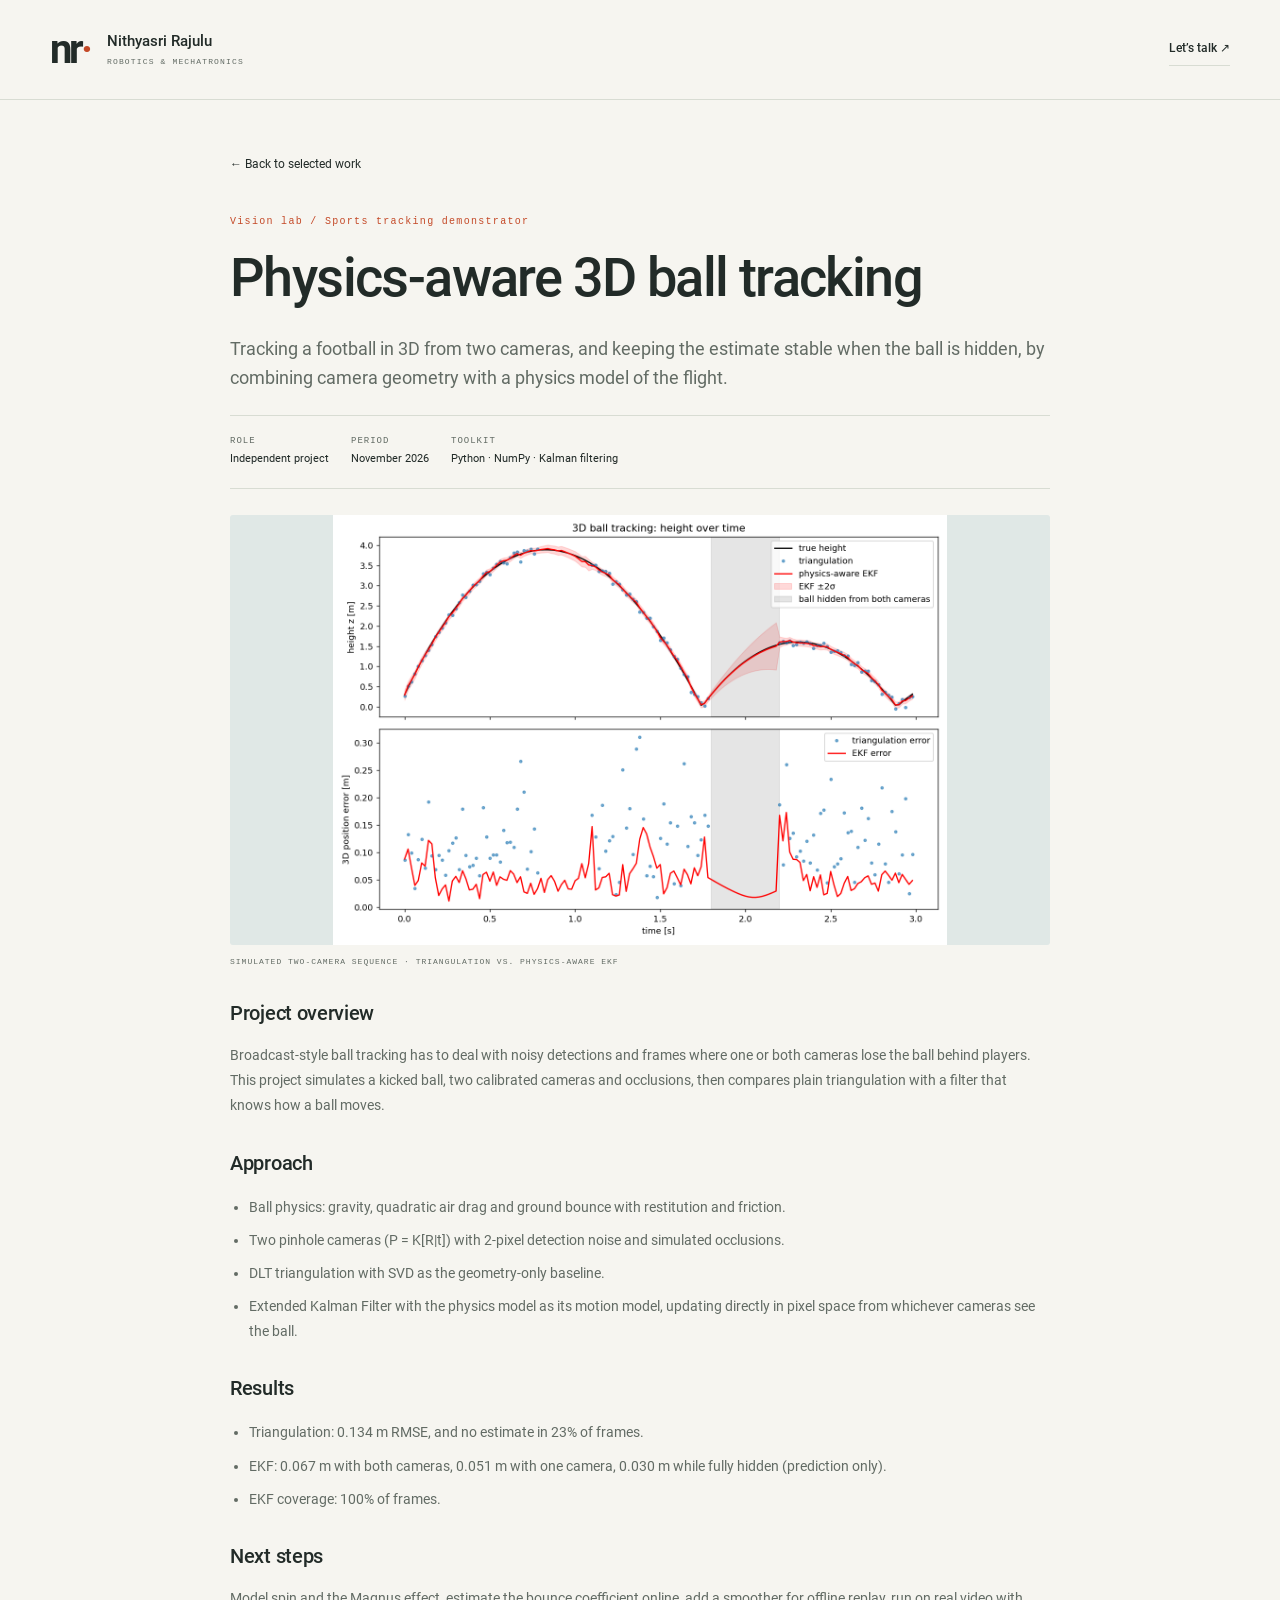
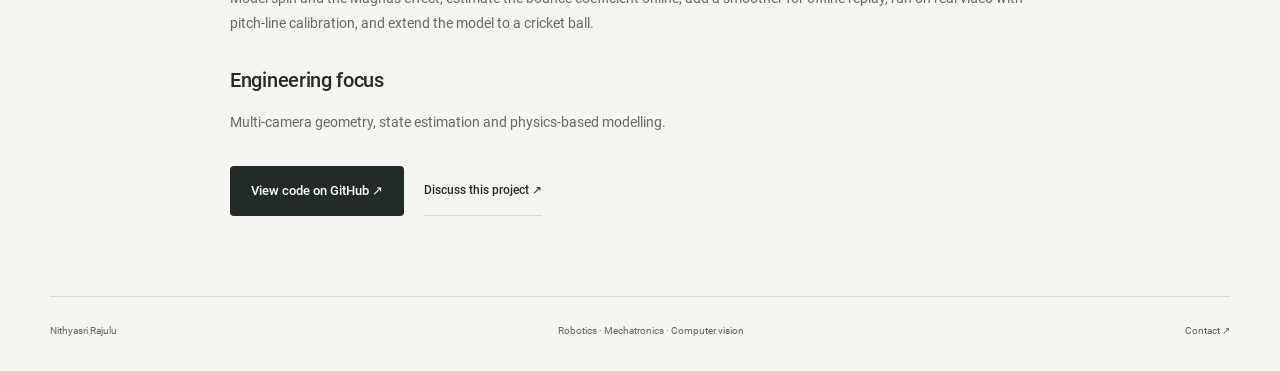
<file: projects/ball-tracking.html>
<!doctype html>
<html lang="en"><head><meta charset="utf-8"><meta name="viewport" content="width=device-width,initial-scale=1"><meta name="description" content="Physics-aware 3D ball tracking from two cameras, using triangulation and an Extended Kalman Filter with drag and bounce modelling."><title>Physics-aware 3D ball tracking — Nithyasri Rajulu</title><link rel="icon" href="../assets/favicon.svg" type="image/svg+xml"><link rel="stylesheet" href="../styles.css"></head>
<body><a class="skip-link" href="#case-main">Skip to content</a><header class="site-header"><a href="../index.html" class="brand"><span class="monogram">nr<span>·</span></span><span class="brand-name">Nithyasri Rajulu<span>ROBOTICS &amp; MECHATRONICS</span></span></a><a class="text-link" href="../index.html#contact">Let’s talk ↗</a></header><main class="case-page" id="case-main"><a class="back-link" href="../index.html#work">← Back to selected work</a><article class="case-inner"><p class="eyebrow">Vision lab / Sports tracking demonstrator</p><h1 style="font-size:clamp(32px,5vw,54px);letter-spacing:-1.6px;line-height:1.1">Physics-aware 3D ball tracking</h1><p class="case-lead">Tracking a football in 3D from two cameras, and keeping the estimate stable when the ball is hidden, by combining camera geometry with a physics model of the flight.</p><div class="case-meta"><span><strong>ROLE</strong>Independent project</span><span><strong>PERIOD</strong>November 2026</span><span><strong>TOOLKIT</strong>Python · NumPy · Kalman filtering</span></div><img class="case-hero blue" src="../assets/ball-tracking.png" alt="Plots comparing true ball trajectory, triangulated points and Extended Kalman Filter estimate, with position error over time" width="640" height="400"><p class="case-caption">Simulated two-camera sequence · triangulation vs. physics-aware EKF</p><h3>Project overview</h3><p>Broadcast-style ball tracking has to deal with noisy detections and frames where one or both cameras lose the ball behind players. This project simulates a kicked ball, two calibrated cameras and occlusions, then compares plain triangulation with a filter that knows how a ball moves.</p><h3>Approach</h3><ul><li>Ball physics: gravity, quadratic air drag and ground bounce with restitution and friction.</li><li>Two pinhole cameras (P = K[R|t]) with 2-pixel detection noise and simulated occlusions.</li><li>DLT triangulation with SVD as the geometry-only baseline.</li><li>Extended Kalman Filter with the physics model as its motion model, updating directly in pixel space from whichever cameras see the ball.</li></ul><h3>Results</h3><ul><li>Triangulation: 0.134 m RMSE, and no estimate in 23% of frames.</li><li>EKF: 0.067 m with both cameras, 0.051 m with one camera, 0.030 m while fully hidden (prediction only).</li><li>EKF coverage: 100% of frames.</li></ul><h3>Next steps</h3><p>Model spin and the Magnus effect, estimate the bounce coefficient online, add a smoother for offline replay, run on real video with pitch-line calibration, and extend the model to a cricket ball.</p><h3>Engineering focus</h3><p>Multi-camera geometry, state estimation and physics-based modelling.</p><div class="case-footer"><a class="button button-dark" href="https://github.com/nithyasri-rajulu/physics-aware-ball-tracking" target="_blank" rel="noopener noreferrer">View code on GitHub ↗</a><a class="text-link" href="mailto:rajulu@kth.se?subject=Let%27s%20discuss%20your%20engineering%20work">Discuss this project ↗</a></div></article></main><footer class="page-width"><a href="../index.html">Nithyasri Rajulu</a><p>Robotics · Mechatronics · Computer vision</p><a href="../index.html#contact">Contact ↗</a></footer></body></html>
</file>
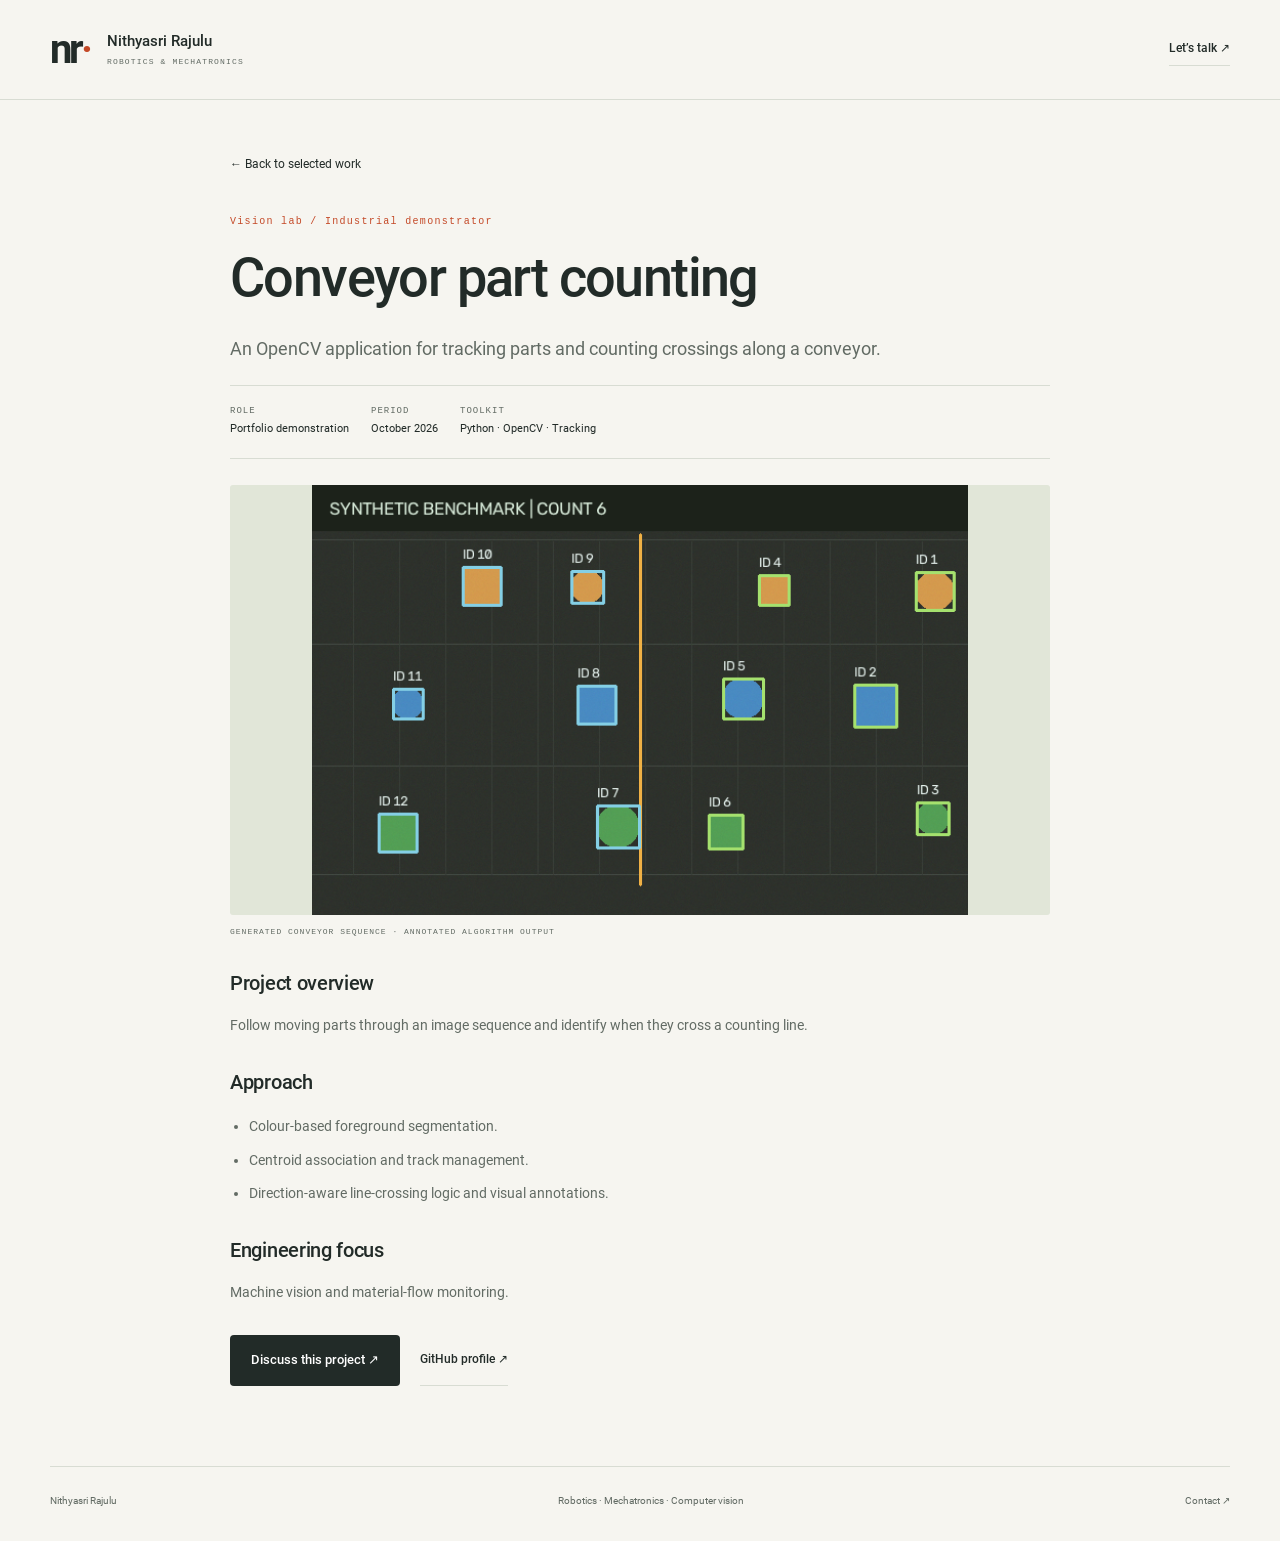
<file: projects/conveyor.html>
<!doctype html>
<html lang="en"><head><meta charset="utf-8"><meta name="viewport" content="width=device-width,initial-scale=1"><meta name="description" content="An OpenCV application for tracking parts and counting crossings along a conveyor."><title>Conveyor part counting — Nithyasri Rajulu</title><link rel="icon" href="../assets/favicon.svg" type="image/svg+xml"><link rel="stylesheet" href="../styles.css"></head>
<body><a class="skip-link" href="#case-main">Skip to content</a><header class="site-header"><a href="../index.html" class="brand"><span class="monogram">nr<span>·</span></span><span class="brand-name">Nithyasri Rajulu<span>ROBOTICS & MECHATRONICS</span></span></a><a class="text-link" href="../index.html#contact">Let’s talk ↗</a></header><main class="case-page" id="case-main"><a class="back-link" href="../index.html#work">← Back to selected work</a><article class="case-inner"><p class="eyebrow">Vision lab / Industrial demonstrator</p><h1 style="font-size:clamp(32px,5vw,54px);letter-spacing:-1.6px;line-height:1.1">Conveyor part counting</h1><p class="case-lead">An OpenCV application for tracking parts and counting crossings along a conveyor.</p><div class="case-meta"><span><strong>ROLE</strong>Portfolio demonstration</span><span><strong>PERIOD</strong>October 2026</span><span><strong>TOOLKIT</strong>Python · OpenCV · Tracking</span></div><img class="case-hero sage" src="../assets/conveyor-vision.png" alt="Synthetic conveyor scene with tracked parts, IDs and a counting line" width="640" height="400"><p class="case-caption">Generated conveyor sequence · annotated algorithm output</p><h3>Project overview</h3><p>Follow moving parts through an image sequence and identify when they cross a counting line.</p><h3>Approach</h3><ul><li>Colour-based foreground segmentation.</li><li>Centroid association and track management.</li><li>Direction-aware line-crossing logic and visual annotations.</li></ul><h3>Engineering focus</h3><p>Machine vision and material-flow monitoring.</p><div class="case-footer"><a class="button button-dark" href="mailto:rajulu@kth.se?subject=Let%27s%20discuss%20your%20engineering%20work">Discuss this project ↗</a><a class="text-link" href="https://github.com/nithyasri-rajulu" target="_blank" rel="noopener noreferrer">GitHub profile ↗</a></div></article></main><footer class="page-width"><a href="../index.html">Nithyasri Rajulu</a><p>Robotics · Mechatronics · Computer vision</p><a href="../index.html#contact">Contact ↗</a></footer></body></html>
</file>
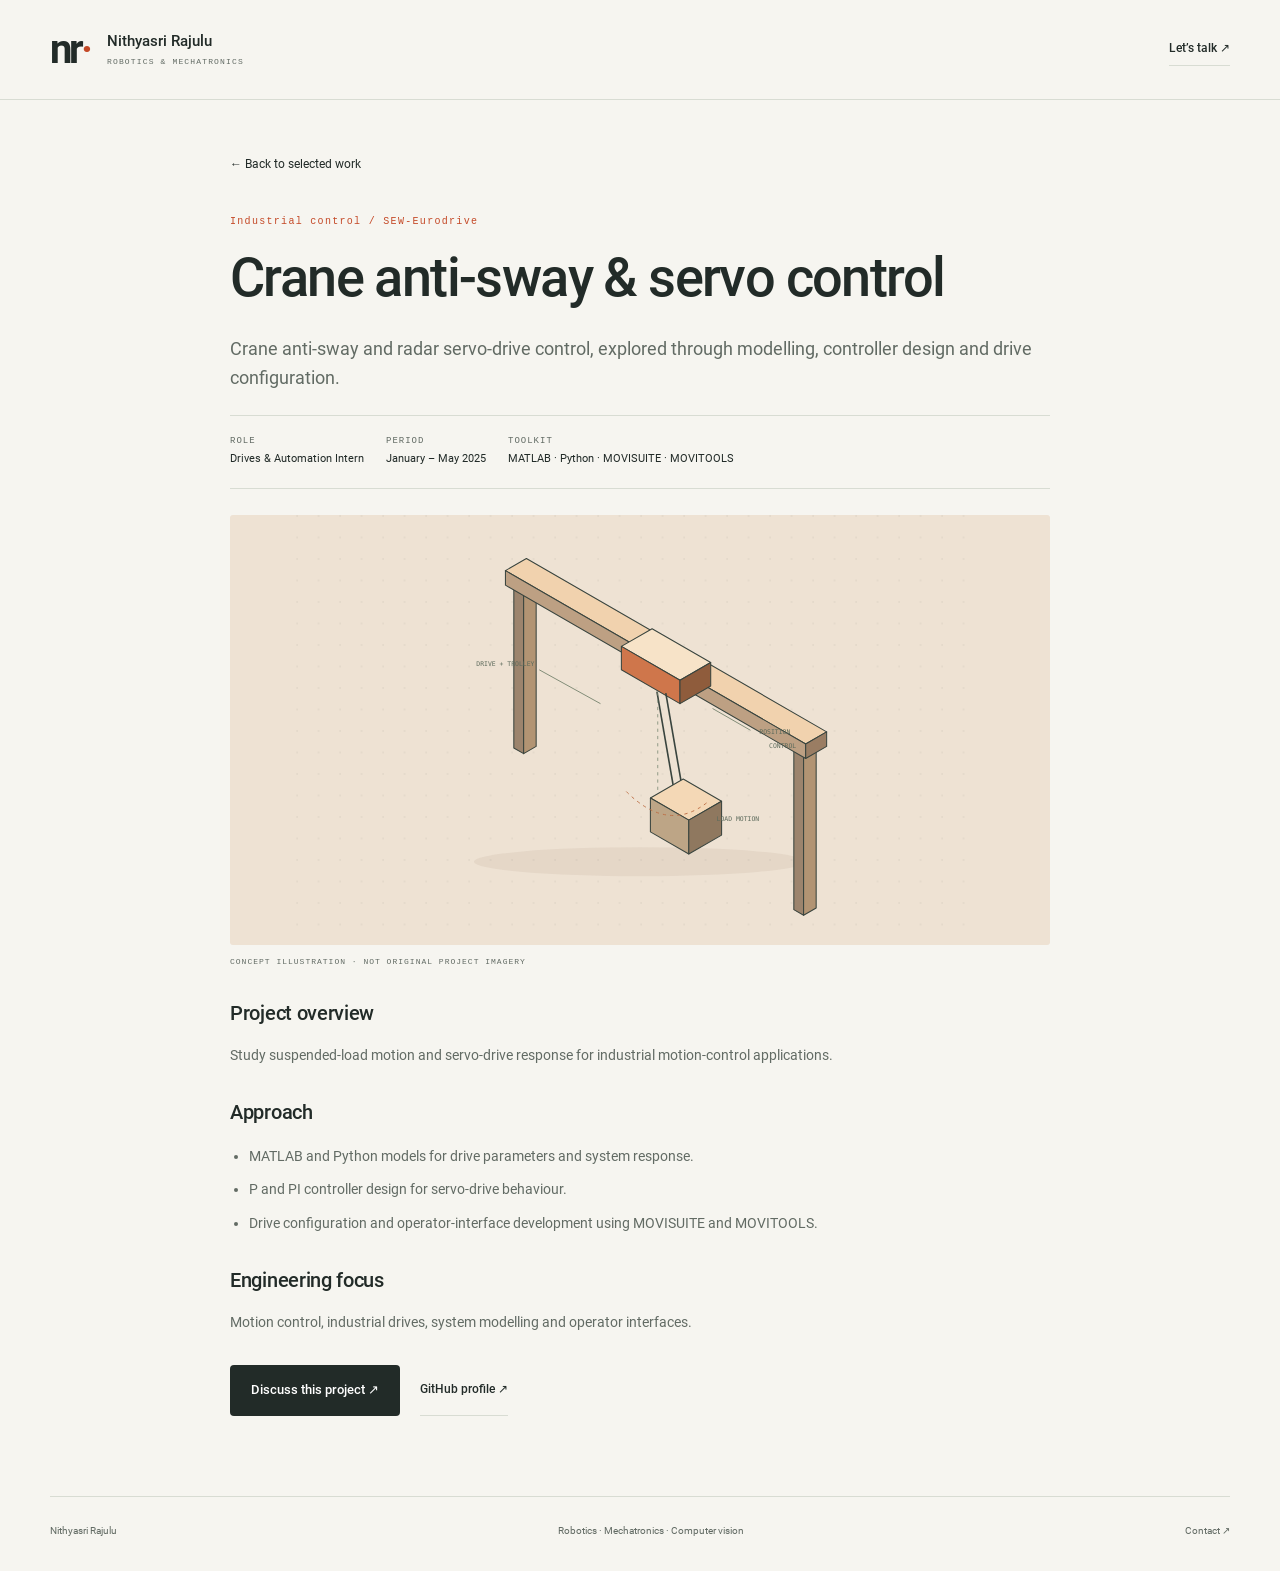
<file: projects/crane.html>
<!doctype html>
<html lang="en"><head><meta charset="utf-8"><meta name="viewport" content="width=device-width,initial-scale=1"><meta name="description" content="Crane anti-sway and radar servo-drive control, explored through modelling, controller design and drive configuration."><title>Crane anti-sway &amp; servo control — Nithyasri Rajulu</title><link rel="icon" href="../assets/favicon.svg" type="image/svg+xml"><link rel="stylesheet" href="../styles.css"></head>
<body><a class="skip-link" href="#case-main">Skip to content</a><header class="site-header"><a href="../index.html" class="brand"><span class="monogram">nr<span>·</span></span><span class="brand-name">Nithyasri Rajulu<span>ROBOTICS & MECHATRONICS</span></span></a><a class="text-link" href="../index.html#contact">Let’s talk ↗</a></header><main class="case-page" id="case-main"><a class="back-link" href="../index.html#work">← Back to selected work</a><article class="case-inner"><p class="eyebrow">Industrial control / SEW-Eurodrive</p><h1 style="font-size:clamp(32px,5vw,54px);letter-spacing:-1.6px;line-height:1.1">Crane anti-sway &amp; servo control</h1><p class="case-lead">Crane anti-sway and radar servo-drive control, explored through modelling, controller design and drive configuration.</p><div class="case-meta"><span><strong>ROLE</strong>Drives &amp; Automation Intern</span><span><strong>PERIOD</strong>January – May 2025</span><span><strong>TOOLKIT</strong>MATLAB · Python · MOVISUITE · MOVITOOLS</span></div><img class="case-hero apricot" src="../assets/control.svg" alt="Concept illustration for Crane anti-sway &amp; servo control" width="640" height="400"><p class="case-caption">Concept illustration · not original project imagery</p><h3>Project overview</h3><p>Study suspended-load motion and servo-drive response for industrial motion-control applications.</p><h3>Approach</h3><ul><li>MATLAB and Python models for drive parameters and system response.</li><li>P and PI controller design for servo-drive behaviour.</li><li>Drive configuration and operator-interface development using MOVISUITE and MOVITOOLS.</li></ul><h3>Engineering focus</h3><p>Motion control, industrial drives, system modelling and operator interfaces.</p><div class="case-footer"><a class="button button-dark" href="mailto:rajulu@kth.se?subject=Let%27s%20discuss%20your%20engineering%20work">Discuss this project ↗</a><a class="text-link" href="https://github.com/nithyasri-rajulu" target="_blank" rel="noopener noreferrer">GitHub profile ↗</a></div></article></main><footer class="page-width"><a href="../index.html">Nithyasri Rajulu</a><p>Robotics · Mechatronics · Computer vision</p><a href="../index.html#contact">Contact ↗</a></footer></body></html>
</file>
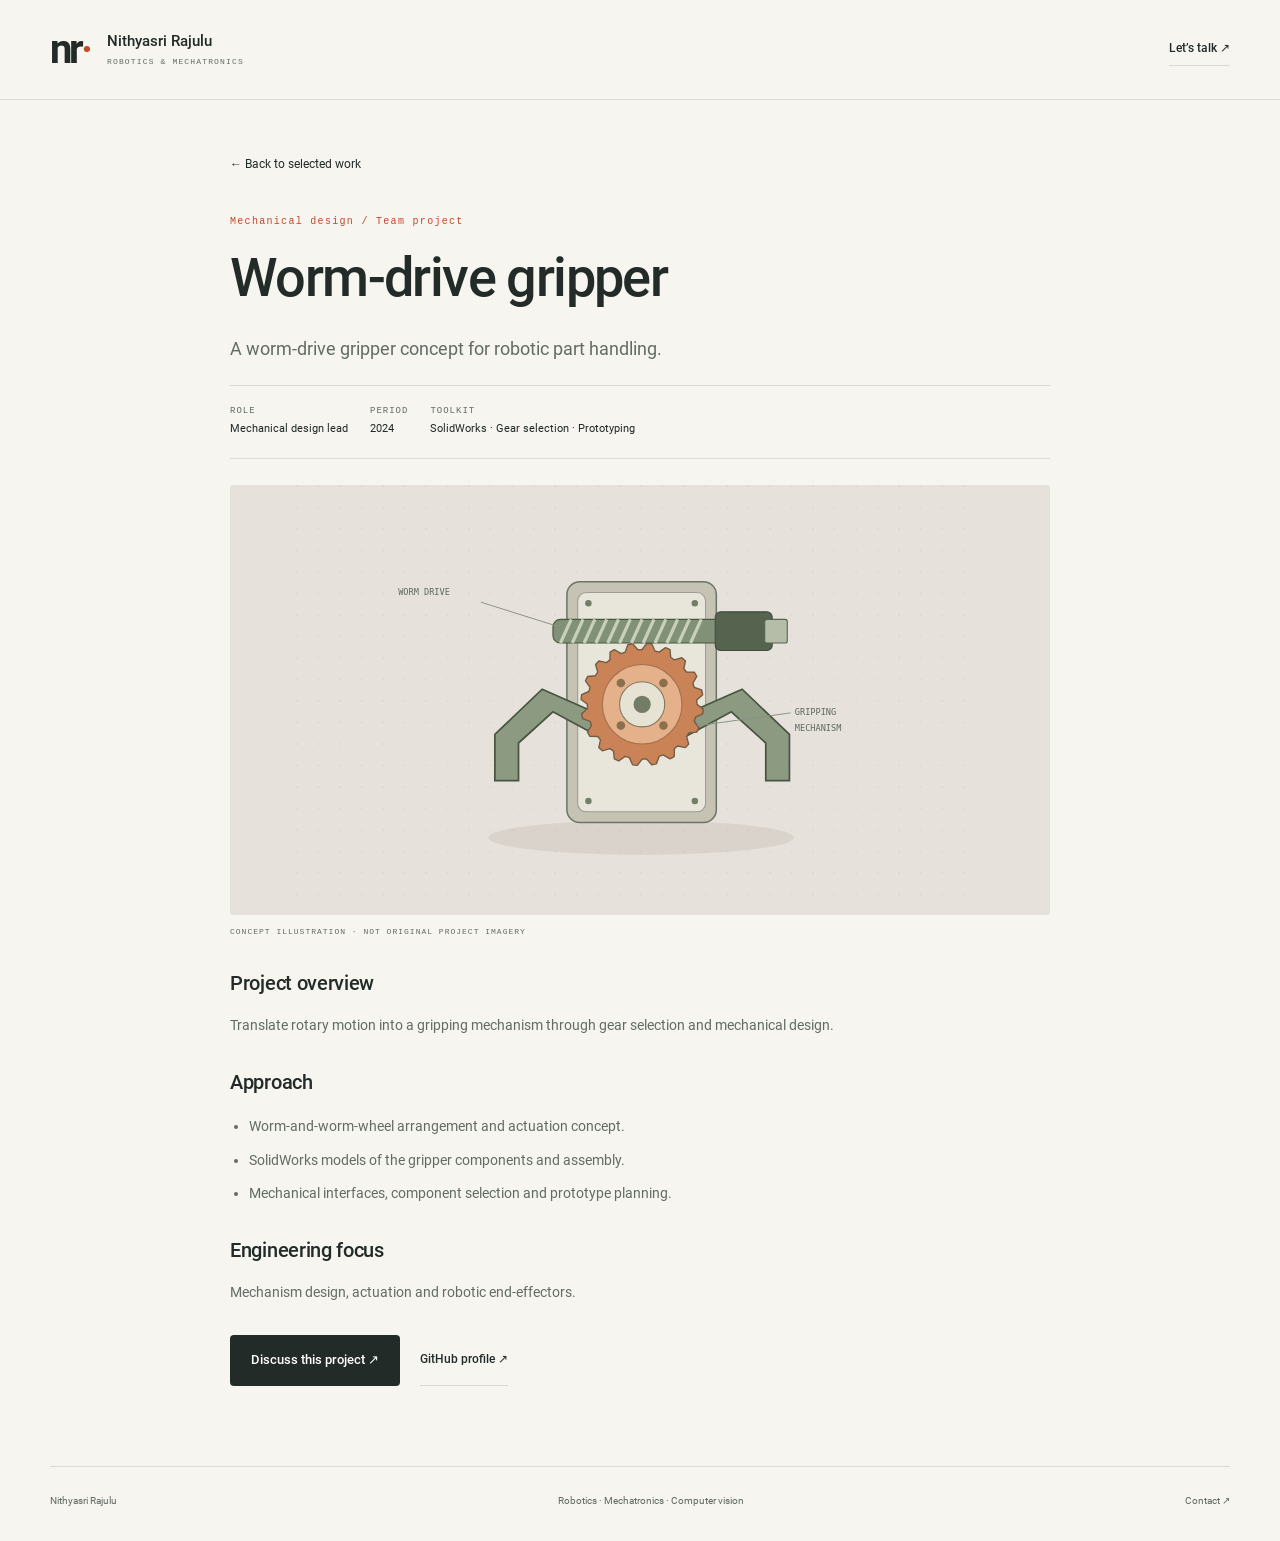
<file: projects/gripper.html>
<!doctype html>
<html lang="en"><head><meta charset="utf-8"><meta name="viewport" content="width=device-width,initial-scale=1"><meta name="description" content="A worm-drive gripper concept for robotic part handling."><title>Worm-drive gripper — Nithyasri Rajulu</title><link rel="icon" href="../assets/favicon.svg" type="image/svg+xml"><link rel="stylesheet" href="../styles.css"></head>
<body><a class="skip-link" href="#case-main">Skip to content</a><header class="site-header"><a href="../index.html" class="brand"><span class="monogram">nr<span>·</span></span><span class="brand-name">Nithyasri Rajulu<span>ROBOTICS & MECHATRONICS</span></span></a><a class="text-link" href="../index.html#contact">Let’s talk ↗</a></header><main class="case-page" id="case-main"><a class="back-link" href="../index.html#work">← Back to selected work</a><article class="case-inner"><p class="eyebrow">Mechanical design / Team project</p><h1 style="font-size:clamp(32px,5vw,54px);letter-spacing:-1.6px;line-height:1.1">Worm-drive gripper</h1><p class="case-lead">A worm-drive gripper concept for robotic part handling.</p><div class="case-meta"><span><strong>ROLE</strong>Mechanical design lead</span><span><strong>PERIOD</strong>2024</span><span><strong>TOOLKIT</strong>SolidWorks · Gear selection · Prototyping</span></div><img class="case-hero stone" src="../assets/gripper.svg" alt="Concept illustration for Worm-drive gripper" width="640" height="400"><p class="case-caption">Concept illustration · not original project imagery</p><h3>Project overview</h3><p>Translate rotary motion into a gripping mechanism through gear selection and mechanical design.</p><h3>Approach</h3><ul><li>Worm-and-worm-wheel arrangement and actuation concept.</li><li>SolidWorks models of the gripper components and assembly.</li><li>Mechanical interfaces, component selection and prototype planning.</li></ul><h3>Engineering focus</h3><p>Mechanism design, actuation and robotic end-effectors.</p><div class="case-footer"><a class="button button-dark" href="mailto:rajulu@kth.se?subject=Let%27s%20discuss%20your%20engineering%20work">Discuss this project ↗</a><a class="text-link" href="https://github.com/nithyasri-rajulu" target="_blank" rel="noopener noreferrer">GitHub profile ↗</a></div></article></main><footer class="page-width"><a href="../index.html">Nithyasri Rajulu</a><p>Robotics · Mechatronics · Computer vision</p><a href="../index.html#contact">Contact ↗</a></footer></body></html>
</file>
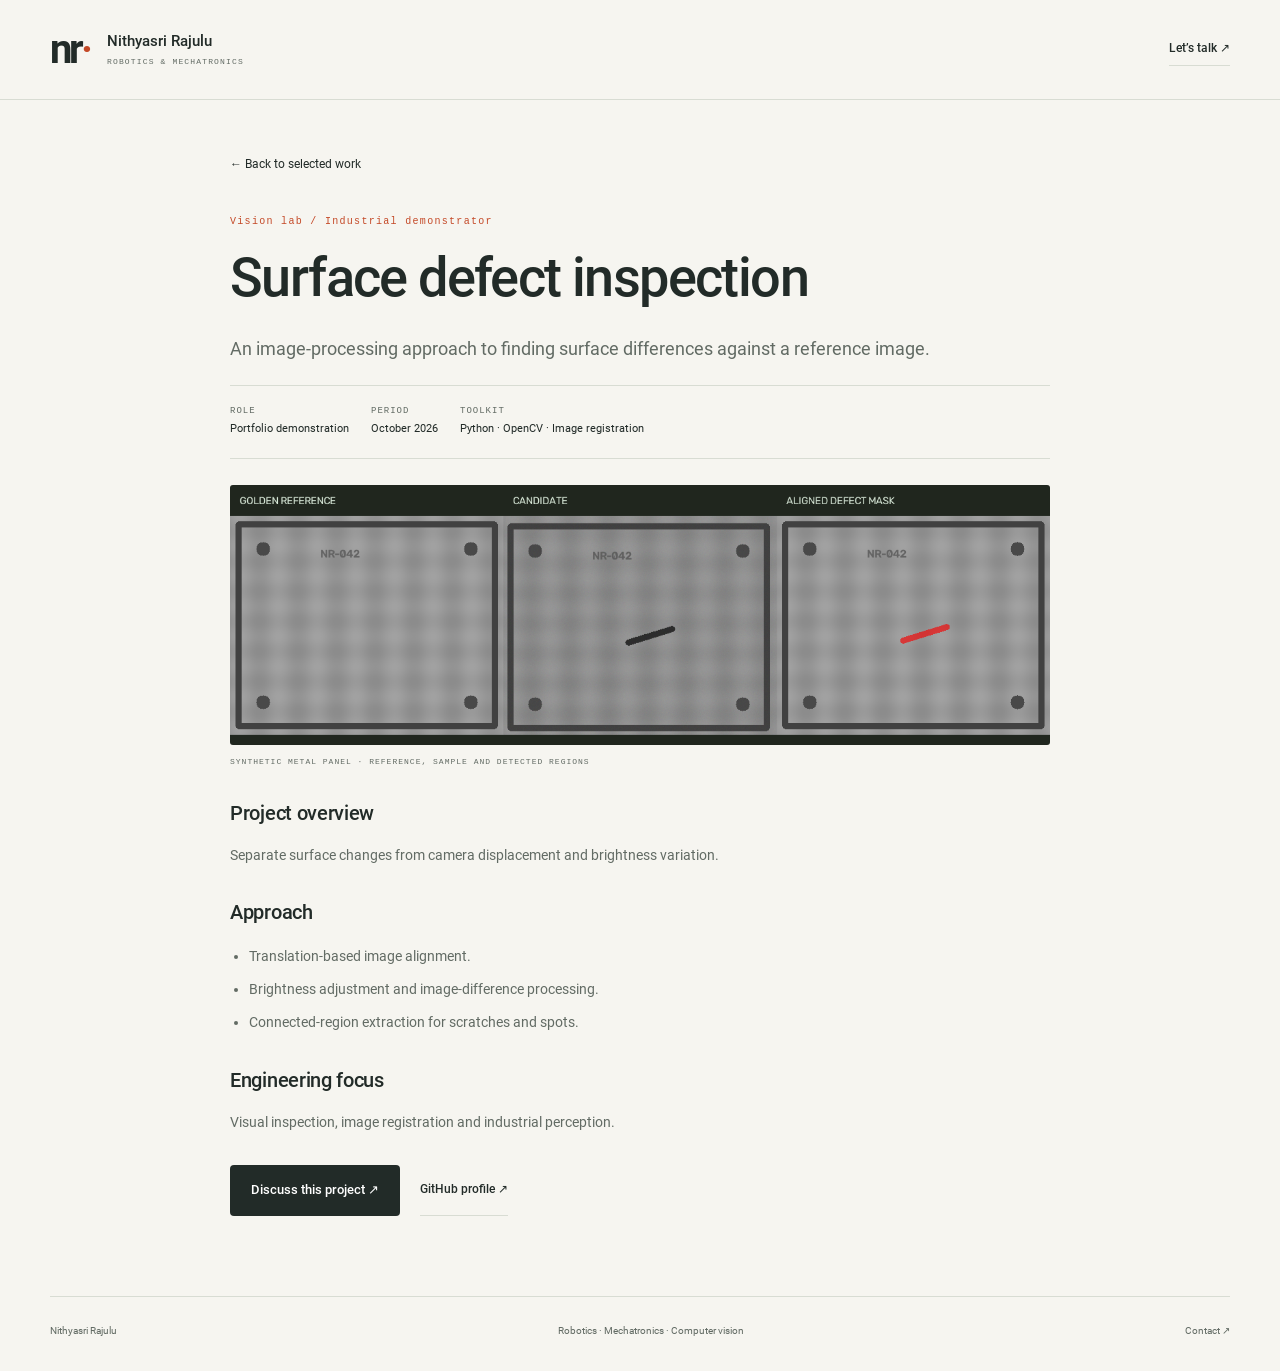
<file: projects/inspection.html>
<!doctype html>
<html lang="en"><head><meta charset="utf-8"><meta name="viewport" content="width=device-width,initial-scale=1"><meta name="description" content="An image-processing approach to finding surface differences against a reference image."><title>Surface defect inspection — Nithyasri Rajulu</title><link rel="icon" href="../assets/favicon.svg" type="image/svg+xml"><link rel="stylesheet" href="../styles.css"></head>
<body><a class="skip-link" href="#case-main">Skip to content</a><header class="site-header"><a href="../index.html" class="brand"><span class="monogram">nr<span>·</span></span><span class="brand-name">Nithyasri Rajulu<span>ROBOTICS & MECHATRONICS</span></span></a><a class="text-link" href="../index.html#contact">Let’s talk ↗</a></header><main class="case-page" id="case-main"><a class="back-link" href="../index.html#work">← Back to selected work</a><article class="case-inner"><p class="eyebrow">Vision lab / Industrial demonstrator</p><h1 style="font-size:clamp(32px,5vw,54px);letter-spacing:-1.6px;line-height:1.1">Surface defect inspection</h1><p class="case-lead">An image-processing approach to finding surface differences against a reference image.</p><div class="case-meta"><span><strong>ROLE</strong>Portfolio demonstration</span><span><strong>PERIOD</strong>October 2026</span><span><strong>TOOLKIT</strong>Python · OpenCV · Image registration</span></div><img class="case-hero stone" src="../assets/surface-inspection.png" alt="Reference metal texture beside a synthetic defect sample and detected regions" width="640" height="400"><p class="case-caption">Synthetic metal panel · reference, sample and detected regions</p><h3>Project overview</h3><p>Separate surface changes from camera displacement and brightness variation.</p><h3>Approach</h3><ul><li>Translation-based image alignment.</li><li>Brightness adjustment and image-difference processing.</li><li>Connected-region extraction for scratches and spots.</li></ul><h3>Engineering focus</h3><p>Visual inspection, image registration and industrial perception.</p><div class="case-footer"><a class="button button-dark" href="mailto:rajulu@kth.se?subject=Let%27s%20discuss%20your%20engineering%20work">Discuss this project ↗</a><a class="text-link" href="https://github.com/nithyasri-rajulu" target="_blank" rel="noopener noreferrer">GitHub profile ↗</a></div></article></main><footer class="page-width"><a href="../index.html">Nithyasri Rajulu</a><p>Robotics · Mechatronics · Computer vision</p><a href="../index.html#contact">Contact ↗</a></footer></body></html>
</file>
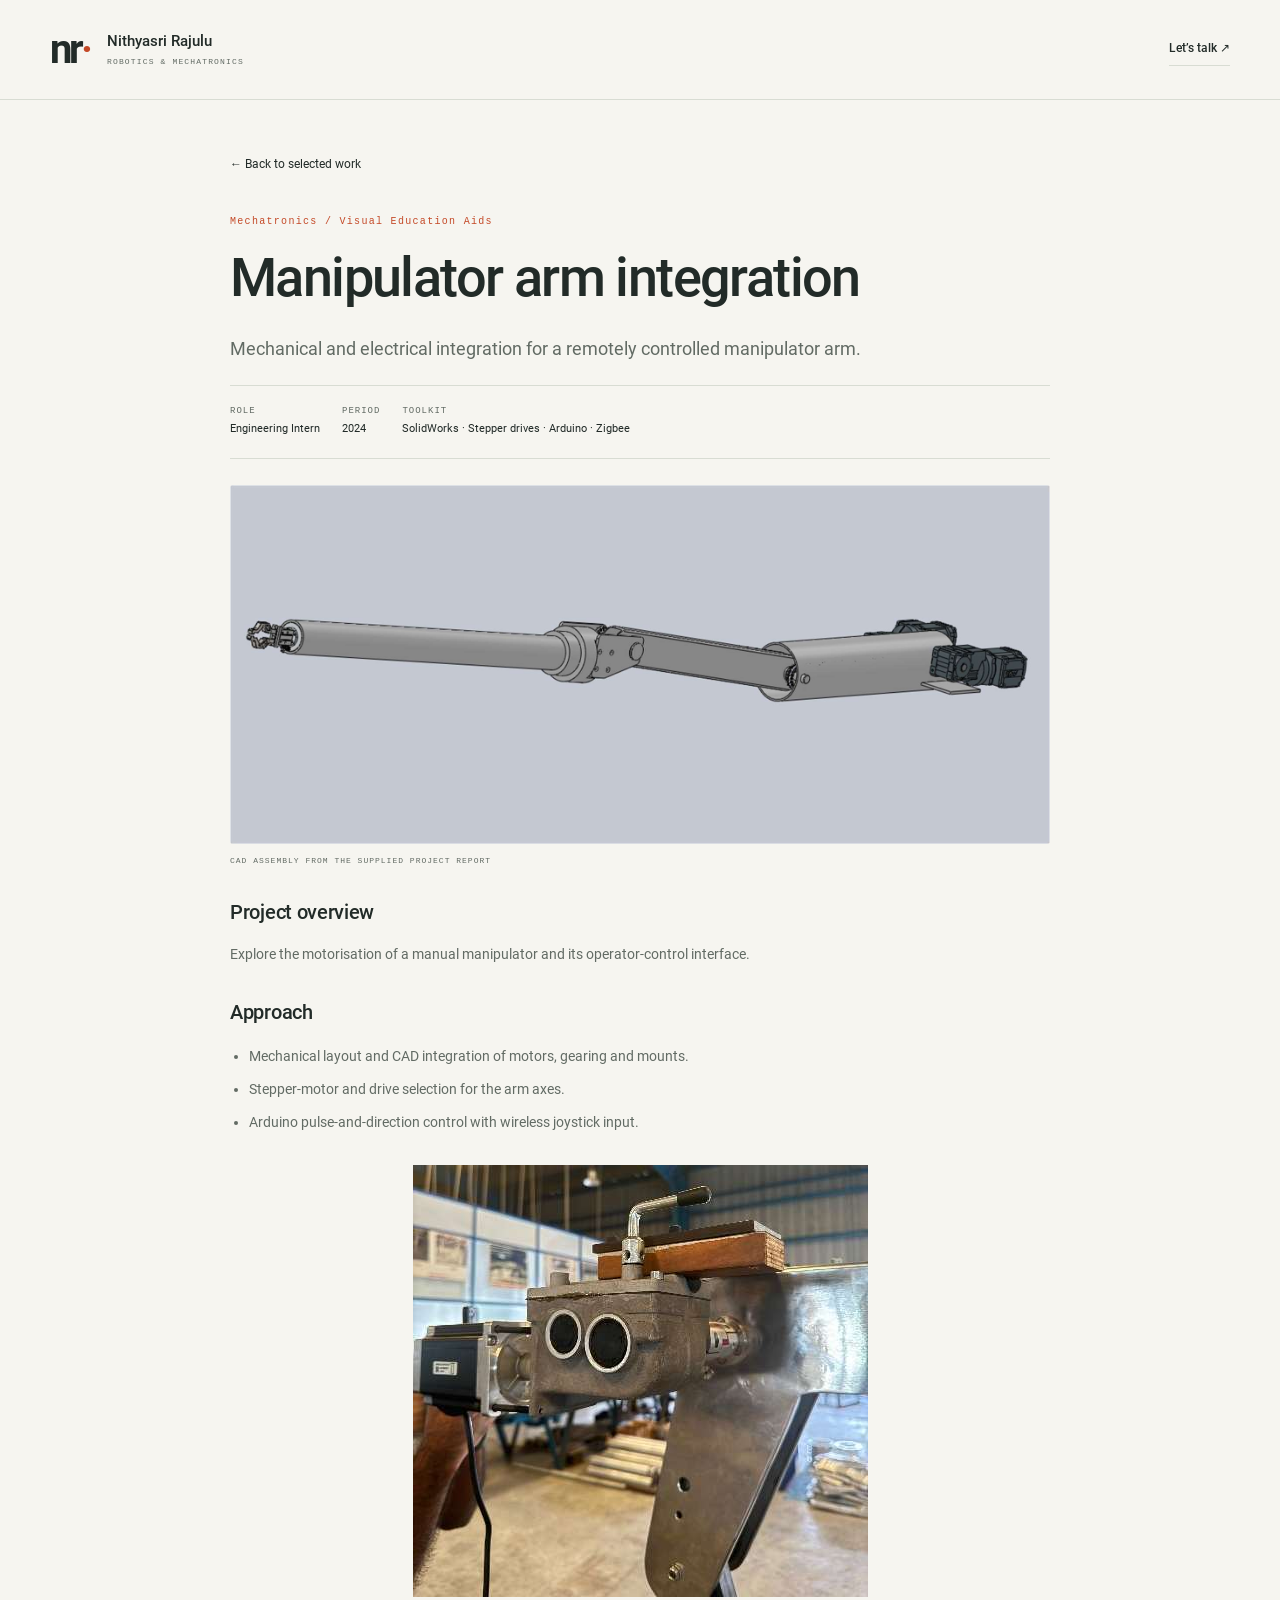
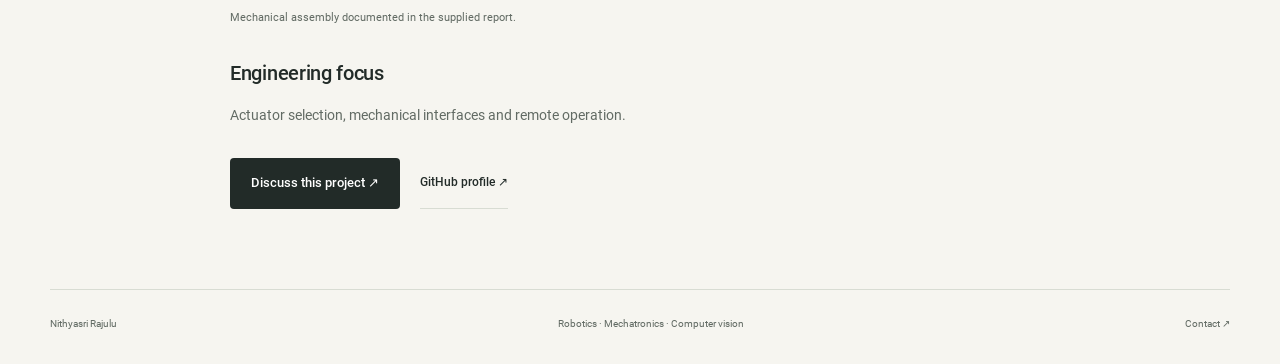
<file: projects/manipulator.html>
<!doctype html>
<html lang="en"><head><meta charset="utf-8"><meta name="viewport" content="width=device-width,initial-scale=1"><meta name="description" content="Mechanical and electrical integration for a remotely controlled manipulator arm."><title>Manipulator arm integration — Nithyasri Rajulu</title><link rel="icon" href="../assets/favicon.svg" type="image/svg+xml"><link rel="stylesheet" href="../styles.css"></head>
<body><a class="skip-link" href="#case-main">Skip to content</a><header class="site-header"><a href="../index.html" class="brand"><span class="monogram">nr<span>·</span></span><span class="brand-name">Nithyasri Rajulu<span>ROBOTICS & MECHATRONICS</span></span></a><a class="text-link" href="../index.html#contact">Let’s talk ↗</a></header><main class="case-page" id="case-main"><a class="back-link" href="../index.html#work">← Back to selected work</a><article class="case-inner"><p class="eyebrow">Mechatronics / Visual Education Aids</p><h1 style="font-size:clamp(32px,5vw,54px);letter-spacing:-1.6px;line-height:1.1">Manipulator arm integration</h1><p class="case-lead">Mechanical and electrical integration for a remotely controlled manipulator arm.</p><div class="case-meta"><span><strong>ROLE</strong>Engineering Intern</span><span><strong>PERIOD</strong>2024</span><span><strong>TOOLKIT</strong>SolidWorks · Stepper drives · Arduino · Zigbee</span></div><img class="case-hero stone" src="../assets/manipulator-cad.png" alt="CAD assembly of the motorised manipulator arm" width="640" height="400"><p class="case-caption">CAD assembly from the supplied project report</p><h3>Project overview</h3><p>Explore the motorisation of a manual manipulator and its operator-control interface.</p><h3>Approach</h3><ul><li>Mechanical layout and CAD integration of motors, gearing and mounts.</li><li>Stepper-motor and drive selection for the arm axes.</li><li>Arduino pulse-and-direction control with wireless joystick input.</li></ul><figure class="case-gallery"><img src="../assets/manipulator-hardware.png" alt="Mechanical assembly documented in the supplied report." loading="lazy"><figcaption>Mechanical assembly documented in the supplied report.</figcaption></figure><h3>Engineering focus</h3><p>Actuator selection, mechanical interfaces and remote operation.</p><div class="case-footer"><a class="button button-dark" href="mailto:rajulu@kth.se?subject=Let%27s%20discuss%20your%20engineering%20work">Discuss this project ↗</a><a class="text-link" href="https://github.com/nithyasri-rajulu" target="_blank" rel="noopener noreferrer">GitHub profile ↗</a></div></article></main><footer class="page-width"><a href="../index.html">Nithyasri Rajulu</a><p>Robotics · Mechatronics · Computer vision</p><a href="../index.html#contact">Contact ↗</a></footer></body></html>
</file>
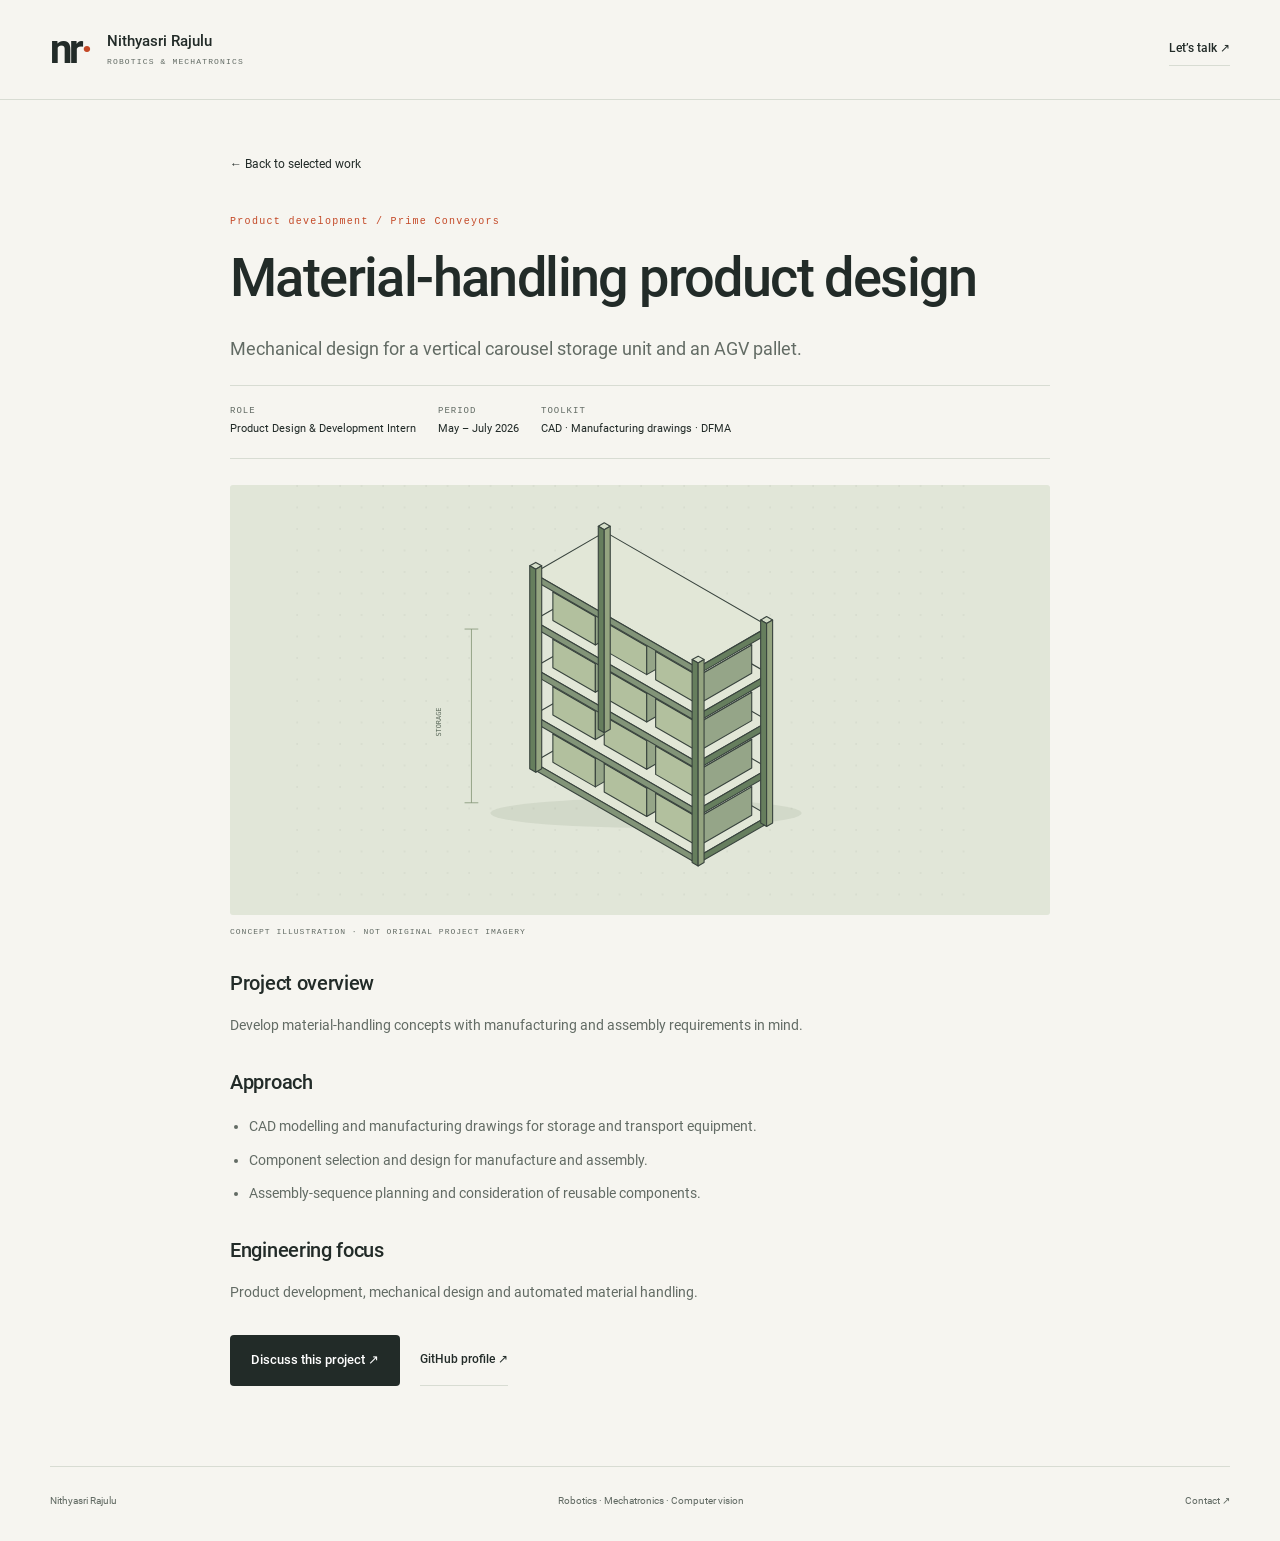
<file: projects/material.html>
<!doctype html>
<html lang="en"><head><meta charset="utf-8"><meta name="viewport" content="width=device-width,initial-scale=1"><meta name="description" content="Mechanical design for a vertical carousel storage unit and an AGV pallet."><title>Material-handling product design — Nithyasri Rajulu</title><link rel="icon" href="../assets/favicon.svg" type="image/svg+xml"><link rel="stylesheet" href="../styles.css"></head>
<body><a class="skip-link" href="#case-main">Skip to content</a><header class="site-header"><a href="../index.html" class="brand"><span class="monogram">nr<span>·</span></span><span class="brand-name">Nithyasri Rajulu<span>ROBOTICS & MECHATRONICS</span></span></a><a class="text-link" href="../index.html#contact">Let’s talk ↗</a></header><main class="case-page" id="case-main"><a class="back-link" href="../index.html#work">← Back to selected work</a><article class="case-inner"><p class="eyebrow">Product development / Prime Conveyors</p><h1 style="font-size:clamp(32px,5vw,54px);letter-spacing:-1.6px;line-height:1.1">Material-handling product design</h1><p class="case-lead">Mechanical design for a vertical carousel storage unit and an AGV pallet.</p><div class="case-meta"><span><strong>ROLE</strong>Product Design &amp; Development Intern</span><span><strong>PERIOD</strong>May – July 2026</span><span><strong>TOOLKIT</strong>CAD · Manufacturing drawings · DFMA</span></div><img class="case-hero sage" src="../assets/storage.svg" alt="Concept illustration for Material-handling product design" width="640" height="400"><p class="case-caption">Concept illustration · not original project imagery</p><h3>Project overview</h3><p>Develop material-handling concepts with manufacturing and assembly requirements in mind.</p><h3>Approach</h3><ul><li>CAD modelling and manufacturing drawings for storage and transport equipment.</li><li>Component selection and design for manufacture and assembly.</li><li>Assembly-sequence planning and consideration of reusable components.</li></ul><h3>Engineering focus</h3><p>Product development, mechanical design and automated material handling.</p><div class="case-footer"><a class="button button-dark" href="mailto:rajulu@kth.se?subject=Let%27s%20discuss%20your%20engineering%20work">Discuss this project ↗</a><a class="text-link" href="https://github.com/nithyasri-rajulu" target="_blank" rel="noopener noreferrer">GitHub profile ↗</a></div></article></main><footer class="page-width"><a href="../index.html">Nithyasri Rajulu</a><p>Robotics · Mechatronics · Computer vision</p><a href="../index.html#contact">Contact ↗</a></footer></body></html>
</file>
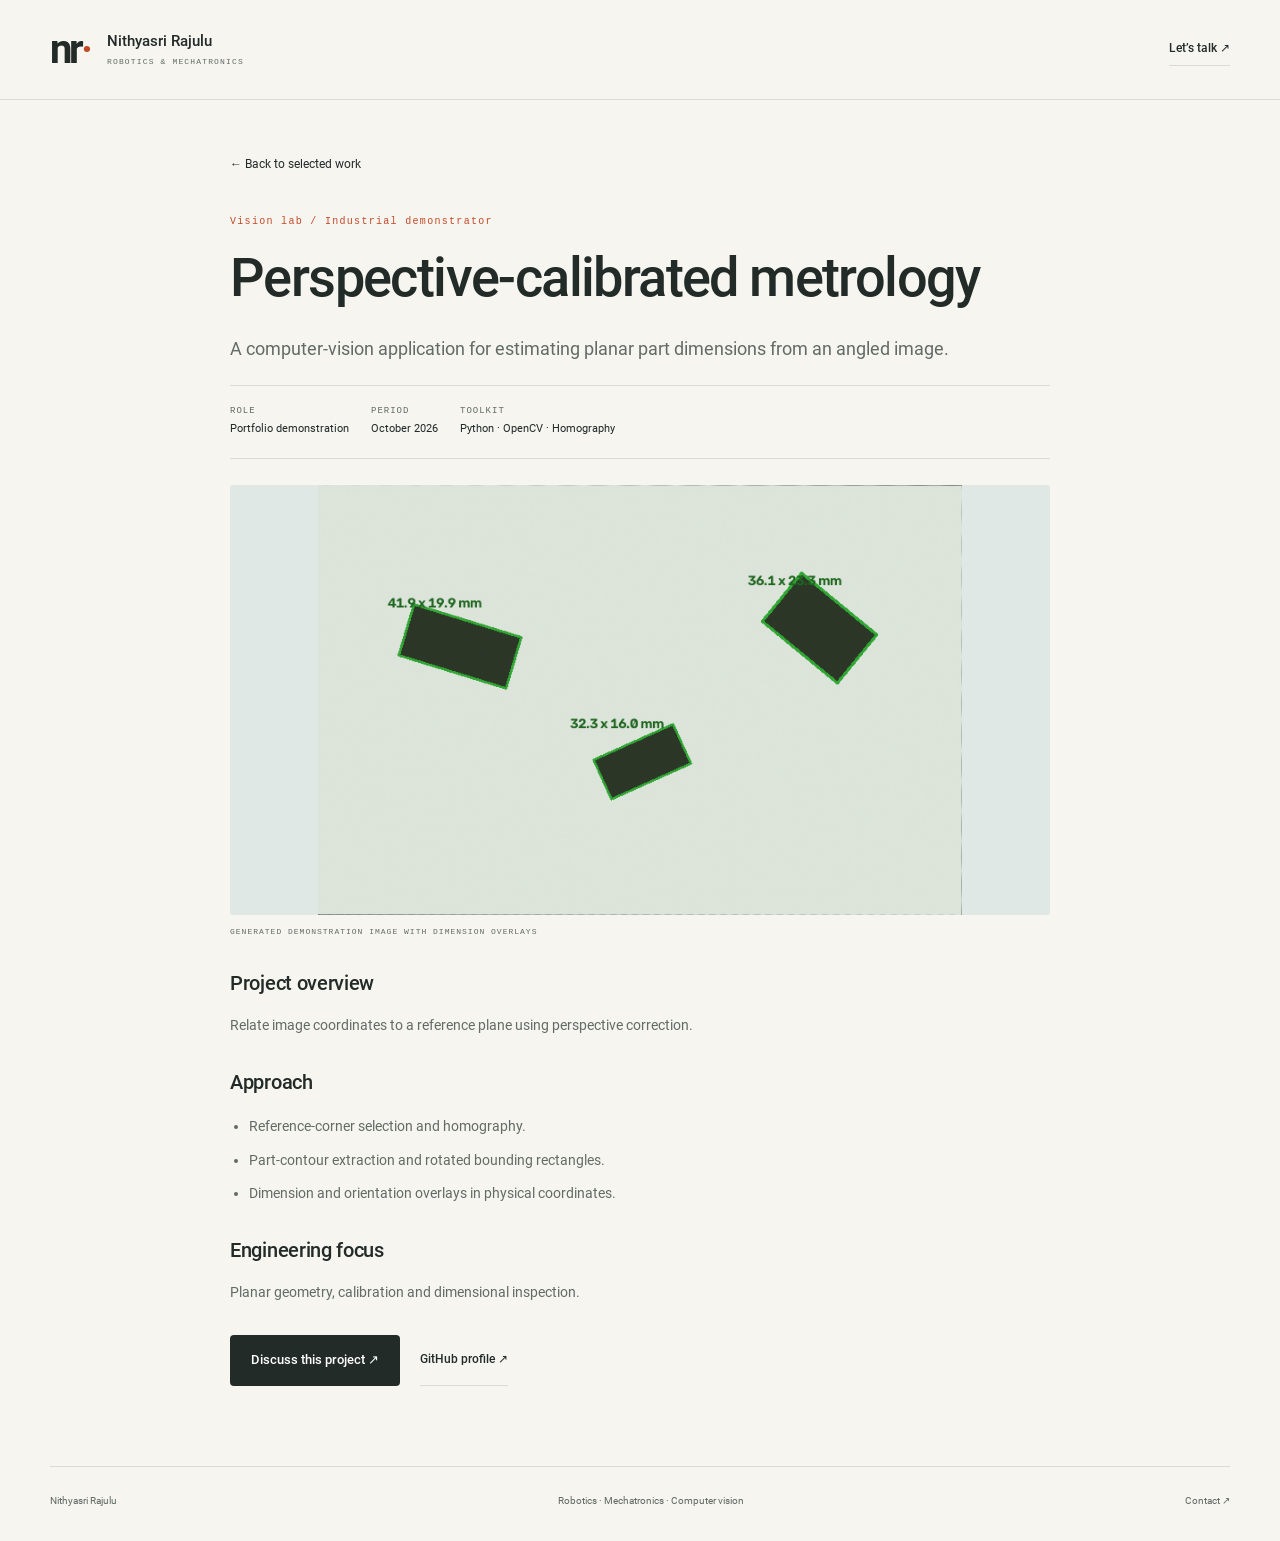
<file: projects/metrology.html>
<!doctype html>
<html lang="en"><head><meta charset="utf-8"><meta name="viewport" content="width=device-width,initial-scale=1"><meta name="description" content="A computer-vision application for estimating planar part dimensions from an angled image."><title>Perspective-calibrated metrology — Nithyasri Rajulu</title><link rel="icon" href="../assets/favicon.svg" type="image/svg+xml"><link rel="stylesheet" href="../styles.css"></head>
<body><a class="skip-link" href="#case-main">Skip to content</a><header class="site-header"><a href="../index.html" class="brand"><span class="monogram">nr<span>·</span></span><span class="brand-name">Nithyasri Rajulu<span>ROBOTICS & MECHATRONICS</span></span></a><a class="text-link" href="../index.html#contact">Let’s talk ↗</a></header><main class="case-page" id="case-main"><a class="back-link" href="../index.html#work">← Back to selected work</a><article class="case-inner"><p class="eyebrow">Vision lab / Industrial demonstrator</p><h1 style="font-size:clamp(32px,5vw,54px);letter-spacing:-1.6px;line-height:1.1">Perspective-calibrated metrology</h1><p class="case-lead">A computer-vision application for estimating planar part dimensions from an angled image.</p><div class="case-meta"><span><strong>ROLE</strong>Portfolio demonstration</span><span><strong>PERIOD</strong>October 2026</span><span><strong>TOOLKIT</strong>Python · OpenCV · Homography</span></div><img class="case-hero blue" src="../assets/part-metrology.png" alt="Three rectangular parts with overlaid measurements in millimetres" width="640" height="400"><p class="case-caption">Generated demonstration image with dimension overlays</p><h3>Project overview</h3><p>Relate image coordinates to a reference plane using perspective correction.</p><h3>Approach</h3><ul><li>Reference-corner selection and homography.</li><li>Part-contour extraction and rotated bounding rectangles.</li><li>Dimension and orientation overlays in physical coordinates.</li></ul><h3>Engineering focus</h3><p>Planar geometry, calibration and dimensional inspection.</p><div class="case-footer"><a class="button button-dark" href="mailto:rajulu@kth.se?subject=Let%27s%20discuss%20your%20engineering%20work">Discuss this project ↗</a><a class="text-link" href="https://github.com/nithyasri-rajulu" target="_blank" rel="noopener noreferrer">GitHub profile ↗</a></div></article></main><footer class="page-width"><a href="../index.html">Nithyasri Rajulu</a><p>Robotics · Mechatronics · Computer vision</p><a href="../index.html#contact">Contact ↗</a></footer></body></html>
</file>
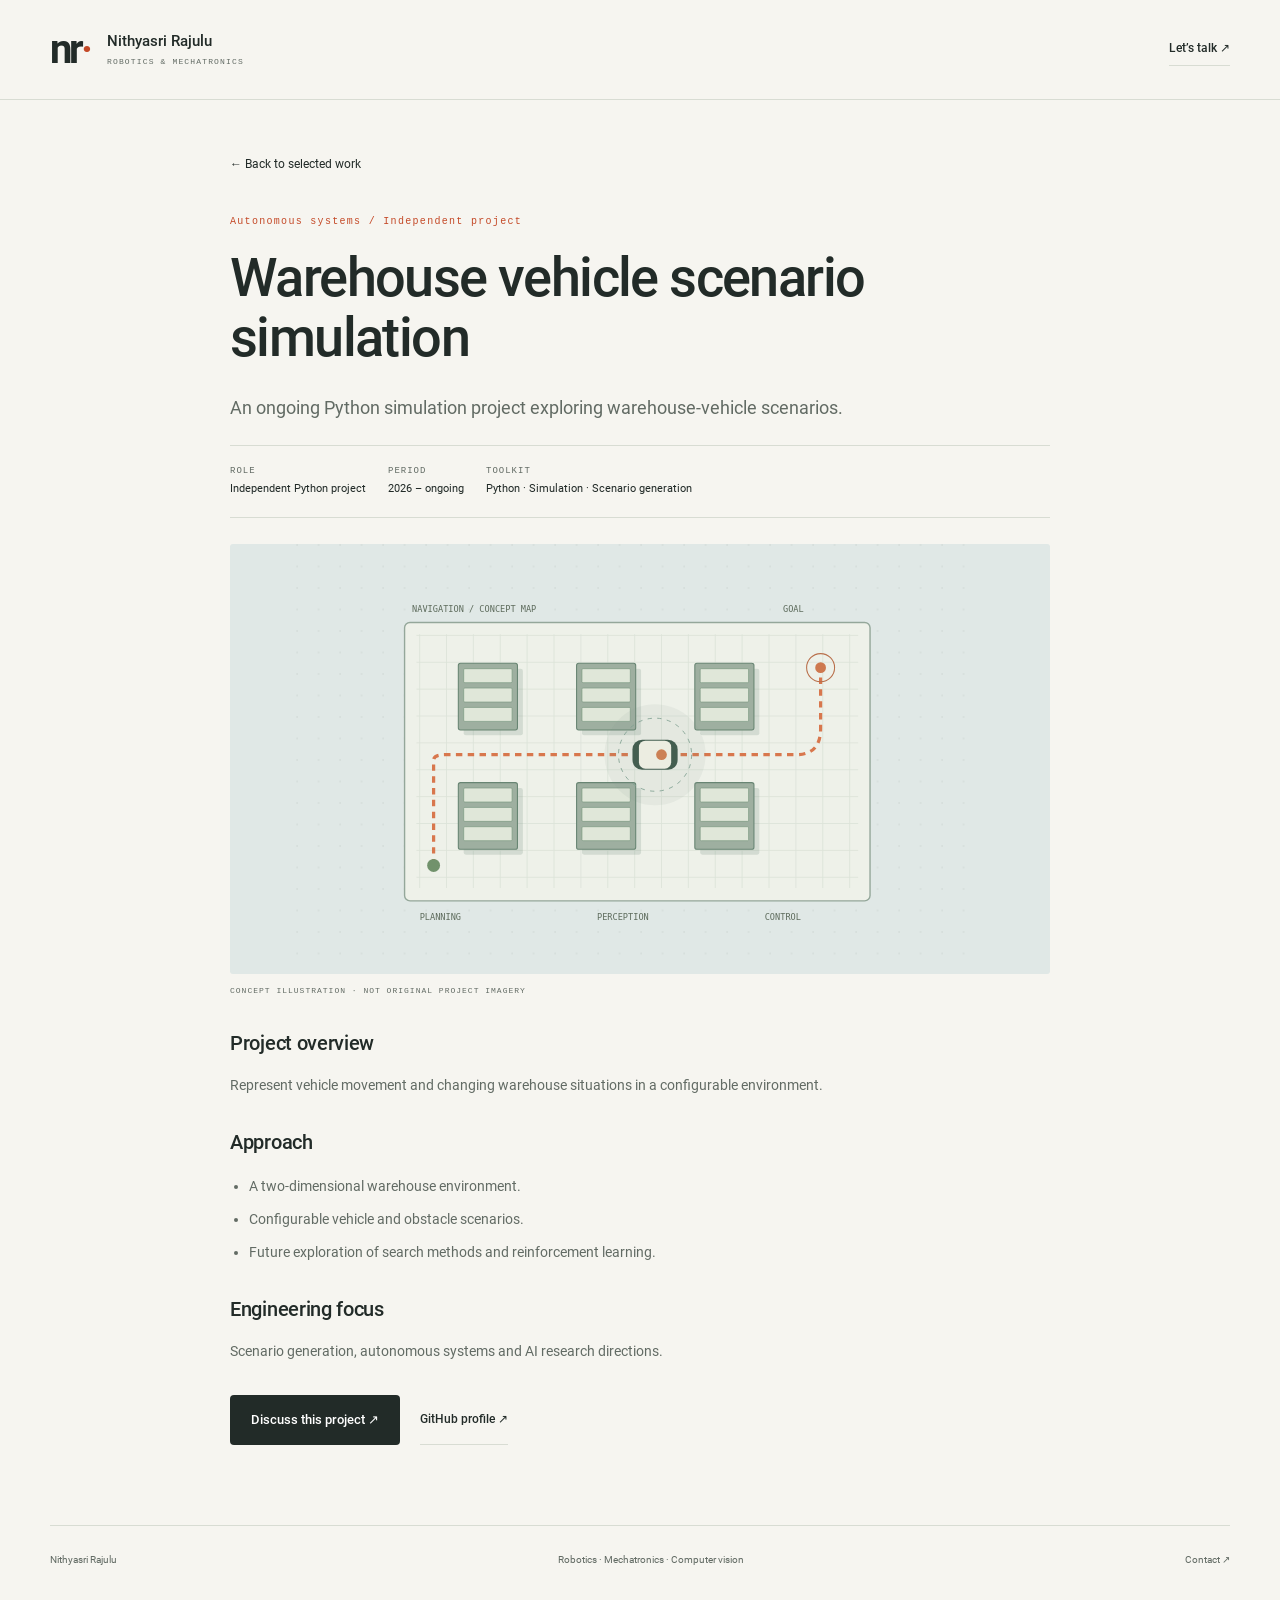
<file: projects/testing.html>
<!doctype html>
<html lang="en"><head><meta charset="utf-8"><meta name="viewport" content="width=device-width,initial-scale=1"><meta name="description" content="An ongoing Python simulation project exploring warehouse-vehicle scenarios."><title>Warehouse vehicle scenario simulation — Nithyasri Rajulu</title><link rel="icon" href="../assets/favicon.svg" type="image/svg+xml"><link rel="stylesheet" href="../styles.css"></head>
<body><a class="skip-link" href="#case-main">Skip to content</a><header class="site-header"><a href="../index.html" class="brand"><span class="monogram">nr<span>·</span></span><span class="brand-name">Nithyasri Rajulu<span>ROBOTICS & MECHATRONICS</span></span></a><a class="text-link" href="../index.html#contact">Let’s talk ↗</a></header><main class="case-page" id="case-main"><a class="back-link" href="../index.html#work">← Back to selected work</a><article class="case-inner"><p class="eyebrow">Autonomous systems / Independent project</p><h1 style="font-size:clamp(32px,5vw,54px);letter-spacing:-1.6px;line-height:1.1">Warehouse vehicle scenario simulation</h1><p class="case-lead">An ongoing Python simulation project exploring warehouse-vehicle scenarios.</p><div class="case-meta"><span><strong>ROLE</strong>Independent Python project</span><span><strong>PERIOD</strong>2026 – ongoing</span><span><strong>TOOLKIT</strong>Python · Simulation · Scenario generation</span></div><img class="case-hero blue" src="../assets/warehouse.svg" alt="Concept illustration for Warehouse vehicle scenario simulation" width="640" height="400"><p class="case-caption">Concept illustration · not original project imagery</p><h3>Project overview</h3><p>Represent vehicle movement and changing warehouse situations in a configurable environment.</p><h3>Approach</h3><ul><li>A two-dimensional warehouse environment.</li><li>Configurable vehicle and obstacle scenarios.</li><li>Future exploration of search methods and reinforcement learning.</li></ul><h3>Engineering focus</h3><p>Scenario generation, autonomous systems and AI research directions.</p><div class="case-footer"><a class="button button-dark" href="mailto:rajulu@kth.se?subject=Let%27s%20discuss%20your%20engineering%20work">Discuss this project ↗</a><a class="text-link" href="https://github.com/nithyasri-rajulu" target="_blank" rel="noopener noreferrer">GitHub profile ↗</a></div></article></main><footer class="page-width"><a href="../index.html">Nithyasri Rajulu</a><p>Robotics · Mechatronics · Computer vision</p><a href="../index.html#contact">Contact ↗</a></footer></body></html>
</file>
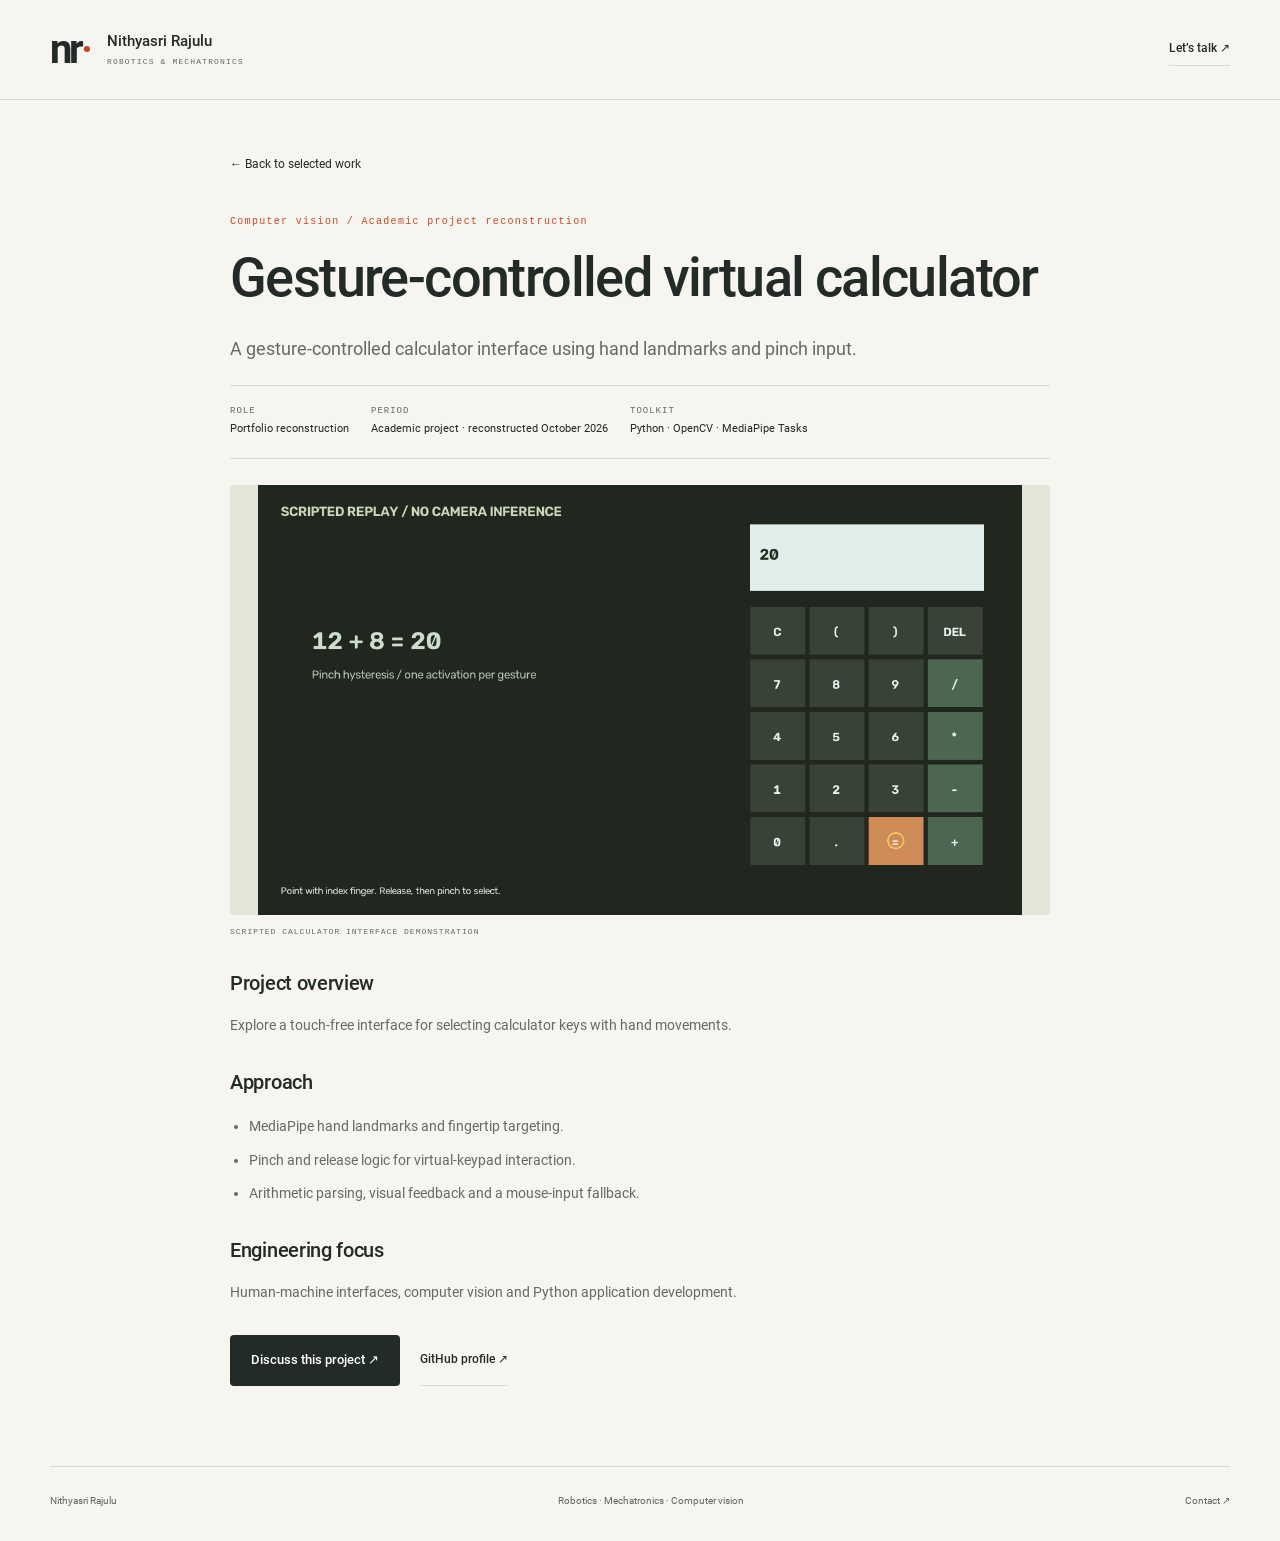
<file: projects/vision.html>
<!doctype html>
<html lang="en"><head><meta charset="utf-8"><meta name="viewport" content="width=device-width,initial-scale=1"><meta name="description" content="A gesture-controlled calculator interface using hand landmarks and pinch input."><title>Gesture-controlled virtual calculator — Nithyasri Rajulu</title><link rel="icon" href="../assets/favicon.svg" type="image/svg+xml"><link rel="stylesheet" href="../styles.css"></head>
<body><a class="skip-link" href="#case-main">Skip to content</a><header class="site-header"><a href="../index.html" class="brand"><span class="monogram">nr<span>·</span></span><span class="brand-name">Nithyasri Rajulu<span>ROBOTICS & MECHATRONICS</span></span></a><a class="text-link" href="../index.html#contact">Let’s talk ↗</a></header><main class="case-page" id="case-main"><a class="back-link" href="../index.html#work">← Back to selected work</a><article class="case-inner"><p class="eyebrow">Computer vision / Academic project reconstruction</p><h1 style="font-size:clamp(32px,5vw,54px);letter-spacing:-1.6px;line-height:1.1">Gesture-controlled virtual calculator</h1><p class="case-lead">A gesture-controlled calculator interface using hand landmarks and pinch input.</p><div class="case-meta"><span><strong>ROLE</strong>Portfolio reconstruction</span><span><strong>PERIOD</strong>Academic project · reconstructed October 2026</span><span><strong>TOOLKIT</strong>Python · OpenCV · MediaPipe Tasks</span></div><img class="case-hero sage" src="../assets/gesture-calculator.png" alt="Gesture-controlled calculator interface" width="640" height="400"><p class="case-caption">Scripted calculator interface demonstration</p><h3>Project overview</h3><p>Explore a touch-free interface for selecting calculator keys with hand movements.</p><h3>Approach</h3><ul><li>MediaPipe hand landmarks and fingertip targeting.</li><li>Pinch and release logic for virtual-keypad interaction.</li><li>Arithmetic parsing, visual feedback and a mouse-input fallback.</li></ul><h3>Engineering focus</h3><p>Human-machine interfaces, computer vision and Python application development.</p><div class="case-footer"><a class="button button-dark" href="mailto:rajulu@kth.se?subject=Let%27s%20discuss%20your%20engineering%20work">Discuss this project ↗</a><a class="text-link" href="https://github.com/nithyasri-rajulu" target="_blank" rel="noopener noreferrer">GitHub profile ↗</a></div></article></main><footer class="page-width"><a href="../index.html">Nithyasri Rajulu</a><p>Robotics · Mechatronics · Computer vision</p><a href="../index.html#contact">Contact ↗</a></footer></body></html>
</file>
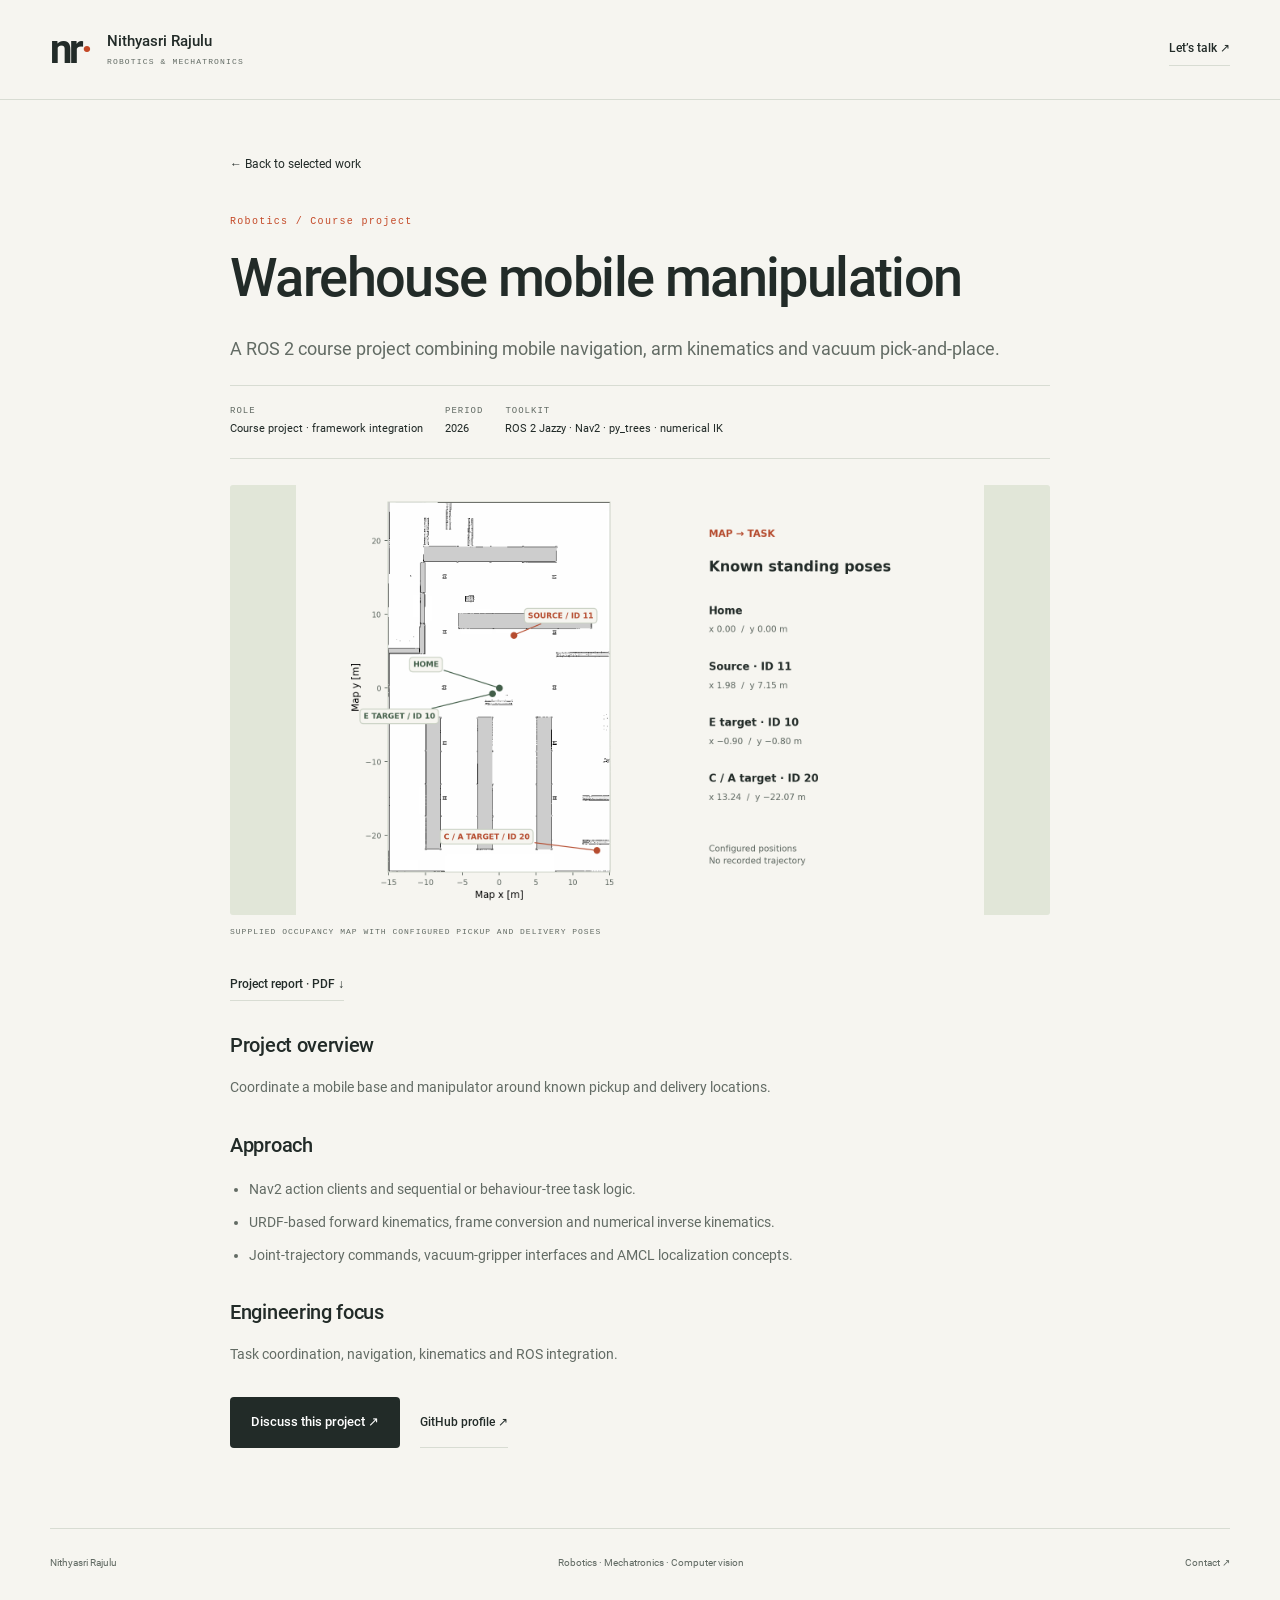
<file: projects/warehouse-manipulation.html>
<!doctype html>
<html lang="en"><head><meta charset="utf-8"><meta name="viewport" content="width=device-width,initial-scale=1"><meta name="description" content="A ROS 2 course project combining mobile navigation, arm kinematics and vacuum pick-and-place."><title>Warehouse mobile manipulation — Nithyasri Rajulu</title><link rel="icon" href="../assets/favicon.svg" type="image/svg+xml"><link rel="stylesheet" href="../styles.css"></head>
<body><a class="skip-link" href="#case-main">Skip to content</a><header class="site-header"><a href="../index.html" class="brand"><span class="monogram">nr<span>·</span></span><span class="brand-name">Nithyasri Rajulu<span>ROBOTICS & MECHATRONICS</span></span></a><a class="text-link" href="../index.html#contact">Let’s talk ↗</a></header><main class="case-page" id="case-main"><a class="back-link" href="../index.html#work">← Back to selected work</a><article class="case-inner"><p class="eyebrow">Robotics / Course project</p><h1 style="font-size:clamp(32px,5vw,54px);letter-spacing:-1.6px;line-height:1.1">Warehouse mobile manipulation</h1><p class="case-lead">A ROS 2 course project combining mobile navigation, arm kinematics and vacuum pick-and-place.</p><div class="case-meta"><span><strong>ROLE</strong>Course project · framework integration</span><span><strong>PERIOD</strong>2026</span><span><strong>TOOLKIT</strong>ROS 2 Jazzy · Nav2 · py_trees · numerical IK</span></div><img class="case-hero sage" src="../assets/warehouse-robot-map.png" alt="Warehouse occupancy map showing home, pickup and mode-dependent delivery positions" width="640" height="400"><p class="case-caption">Supplied occupancy map with configured pickup and delivery poses</p><div class="case-footer"><a class="text-link" href="../assets/Warehouse-Mobile-Manipulation-Report.pdf" download>Project report · PDF ↓</a></div><h3>Project overview</h3><p>Coordinate a mobile base and manipulator around known pickup and delivery locations.</p><h3>Approach</h3><ul><li>Nav2 action clients and sequential or behaviour-tree task logic.</li><li>URDF-based forward kinematics, frame conversion and numerical inverse kinematics.</li><li>Joint-trajectory commands, vacuum-gripper interfaces and AMCL localization concepts.</li></ul><h3>Engineering focus</h3><p>Task coordination, navigation, kinematics and ROS integration.</p><div class="case-footer"><a class="button button-dark" href="mailto:rajulu@kth.se?subject=Let%27s%20discuss%20your%20engineering%20work">Discuss this project ↗</a><a class="text-link" href="https://github.com/nithyasri-rajulu" target="_blank" rel="noopener noreferrer">GitHub profile ↗</a></div></article></main><footer class="page-width"><a href="../index.html">Nithyasri Rajulu</a><p>Robotics · Mechatronics · Computer vision</p><a href="../index.html#contact">Contact ↗</a></footer></body></html>
</file>
<file: styles.css>
@font-face{font-family:Portfolio;src:url('assets/roboto-regular.woff2') format('woff2');font-weight:400;font-display:swap}@font-face{font-family:Portfolio;src:url('assets/roboto-medium.woff2') format('woff2');font-weight:500;font-display:swap}@font-face{font-family:Portfolio;src:url('assets/roboto-bold.woff2') format('woff2');font-weight:700;font-display:swap}
:root{--bg:#f6f5f0;--ink:#222b28;--muted:#626b64;--line:#d8dcd3;--orange:#c44927;--orange-bright:#ed7049;--sage:#e6eade;--mono:ui-monospace,SFMono-Regular,Consolas,monospace;--max:1240px}*{box-sizing:border-box}html{scroll-behavior:smooth;scroll-padding-top:105px}body{margin:0;background:var(--bg);color:var(--ink);font:400 16px/1.6 Portfolio,Arial,sans-serif;-webkit-font-smoothing:antialiased}body.dialog-open{overflow:hidden}a{color:inherit;text-decoration:none}button{font:inherit;color:inherit;cursor:pointer}button,a{-webkit-tap-highlight-color:transparent}img{max-width:100%;display:block}button:focus-visible,a:focus-visible{outline:3px solid var(--orange);outline-offset:5px;border-radius:3px}::selection{background:#f1b9a3;color:#242e27}.page-width{max-width:var(--max);width:calc(100% - 100px);margin-inline:auto}.site-header{height:100px;padding:0 50px;max-width:1480px;margin:auto;display:flex;align-items:center;justify-content:space-between;border-bottom:1px solid var(--line);position:relative;z-index:10}.brand{display:flex;align-items:center;gap:14px}.monogram{font-size:40px;font-weight:700;letter-spacing:-3px;line-height:1}.monogram span{color:var(--orange);letter-spacing:0}.brand-name{font-size:15px;font-weight:500;line-height:1.4}.brand-name>span{display:block;font-family:var(--mono);font-size:8px;letter-spacing:1.15px;margin-top:4px;color:var(--muted)}nav{display:flex;align-items:center;gap:32px;font-size:13px}nav>a:not(.nav-contact){position:relative}nav>a:not(.nav-contact):after{content:'';height:1px;width:0;position:absolute;left:0;bottom:-5px;background:var(--orange);transition:width .2s}nav>a:hover:after{width:100%}.nav-contact{border:1px solid var(--ink);padding:10px 18px;border-radius:4px}.nav-contact span{margin-left:25px}.nav-contact:hover{background:var(--ink);color:var(--bg)}.menu-toggle{display:none}.hero{display:grid;grid-template-columns:1fr 1fr;gap:35px;padding-block:65px 55px;align-items:center}.eyebrow{font:400 10px/1.6 var(--mono);letter-spacing:1.3px;margin:0}.status-dot{display:inline-block;width:6px;height:6px;border-radius:50%;background:#526b4d;vertical-align:middle;margin-right:9px;box-shadow:0 0 0 4px #526b4d0c}.hero .eyebrow{margin-bottom:36px}.intro-name{font-size:21px;margin:0 0 12px;color:var(--muted)}h1{font-size:clamp(62px,6.25vw,91px);line-height:.99;letter-spacing:-5px;margin:0 0 26px;font-weight:500;position:relative}.accent{color:var(--orange)}.heading-spark{font-size:.7em;color:var(--orange);margin-left:22px;display:inline-block;animation:spin 40s linear infinite}.hero-description{max-width:410px;font-size:16px;line-height:1.7;color:var(--muted);margin:0 0 28px}.hero-actions{display:flex;gap:26px;align-items:center;flex-wrap:wrap}.button{display:inline-flex;gap:24px;align-items:center;padding:15px 21px;font-size:13px;font-weight:500;border-radius:4px;transition:transform .2s,background .2s}.button:hover{transform:translateY(-3px)}.button-dark{background:var(--ink);color:#fff}.button-dark:hover{background:#3d4c40}.button span{font-size:20px;line-height:1}.text-link{display:inline-flex;align-items:center;gap:10px;font-size:12px;font-weight:500;background:none;border:0;padding:6px 0;border-bottom:1px solid var(--line)}.text-link:hover{color:var(--orange);border-bottom-color:var(--orange)}.file-type{font:9px var(--mono);color:var(--muted)}.availability{display:flex;align-items:center;gap:4px;font-size:11px;margin-top:33px;color:var(--muted);width:fit-content}.availability strong{color:var(--ink);font-weight:500}.availability>span:last-child{padding-left:10px}.hero-visual{position:relative;background:#e9ece3;border-radius:4px;align-self:stretch;min-height:570px;overflow:hidden;background-image:linear-gradient(#7989770c 1px,transparent 1px),linear-gradient(90deg,#7989770c 1px,transparent 1px);background-size:28px 28px}.visual-topline,.visual-bottomline{position:absolute;left:25px;right:25px;display:flex;justify-content:space-between;font:8px var(--mono);letter-spacing:1.1px;color:#5b6a5c;z-index:1}.visual-topline{top:25px}.visual-bottomline{bottom:22px}.hero-machine{width:100%;height:100%;position:absolute;object-fit:contain;top:0;left:0}.visual-notes{position:absolute;left:25px;bottom:53px;display:flex;gap:17px;font-size:9px;color:#4b5a4f}.visual-notes i{display:inline-block;width:4px;height:4px;background:var(--orange);border-radius:50%;vertical-align:middle;margin-right:5px}.affiliations{display:flex;align-items:center;gap:45px;padding-block:24px 28px;border-top:1px solid var(--line);border-bottom:1px solid var(--line)}.affiliations>p{font:9px/1.8 var(--mono);letter-spacing:1px;color:var(--muted);min-width:170px;margin:0}.affiliations strong{font-weight:400;color:var(--ink)}.affiliations>div{display:flex;justify-content:space-between;align-items:center;gap:35px;flex:1;color:#59605a}.company{line-height:1.1;font-size:18px;letter-spacing:-.5px;font-weight:500}.kth{font-family:Georgia,serif;font-size:34px;display:flex;gap:10px;align-items:center}.kth small{font:9px/1.3 Portfolio,sans-serif;letter-spacing:0}.sew{font-weight:700;font-size:25px;letter-spacing:-1px}.sew span{display:block;font-size:8px;letter-spacing:2px}.prime{font-size:21px;letter-spacing:-.8px}.vea{font-size:16px}.section{padding-block:100px}.section-kicker{color:var(--orange);margin-bottom:23px}.section-heading{display:flex;justify-content:space-between;gap:50px;align-items:flex-end;margin-bottom:40px}.section-heading>p{color:var(--muted);font-size:13px;line-height:1.8;margin-bottom:6px}h2{font-size:clamp(36px,3.8vw,54px);line-height:1.12;letter-spacing:-2px;font-weight:400;margin:0}.muted{color:#80887c}.filter-bar{display:flex;gap:10px;margin-bottom:30px;border-bottom:1px solid var(--line);padding-bottom:15px;flex-wrap:wrap}.filter{border:0;background:transparent;border-radius:4px;padding:9px 13px;font-size:11px;color:var(--muted);transition:background .2s}.filter:hover{background:#e7e9e1}.filter.active{background:var(--ink);color:white}.filter span{font:9px var(--mono);margin-left:8px;opacity:.65}.project-grid{display:grid;grid-template-columns:1fr 1fr;gap:48px 32px}.project[hidden]{display:none}.project-image{display:block;position:relative;overflow:hidden;border-radius:3px;aspect-ratio:1.59}.project-image img{width:100%;height:100%;object-fit:contain;transition:transform .6s}.project-image:hover img{transform:scale(1.045)}.apricot{background:#eee2d3}.blue{background:#e0e8e6}.sage{background:#e1e6d8}.stone{background:#e6e1db}.image-meta{display:flex;justify-content:space-between;position:absolute;left:22px;right:22px;top:20px;font:8px var(--mono);letter-spacing:1.1px;z-index:1;color:#566158}.illustration-label{position:absolute;left:22px;bottom:20px;font:7px var(--mono);letter-spacing:1px;color:#60685f}.project-arrow{position:absolute;right:20px;bottom:16px;border-radius:50%;height:35px;width:35px;display:grid;place-items:center;background:#f6f5f0;font-size:20px;transition:transform .2s}.project-image:hover .project-arrow{transform:rotate(45deg)}.project-line{display:flex;align-items:center;justify-content:space-between;gap:10px;margin:18px 0 9px}.project-line .eyebrow{font-size:8px;letter-spacing:.8px;color:var(--muted)}.project-state{font-size:9px;white-space:nowrap;color:#5b6858}.project-state i{display:inline-block;height:4px;width:4px;border-radius:50%;background:#597450;margin-right:5px}.project-state.ongoing{color:#8a572c}.ongoing i{background:#af6735}.project h3{font-size:22px;letter-spacing:-.55px;line-height:1.3;font-weight:500;margin:0 0 10px}.project h3 a:hover{color:var(--orange)}.project>p,.project-compact p{font-size:13px;color:var(--muted);max-width:490px;margin:0 0 16px;line-height:1.7}.tags{display:flex;gap:7px;flex-wrap:wrap}.tags span{font-size:9px;border:1px solid var(--line);padding:4px 8px;border-radius:3px;color:#5b645c}.project-compact{border-top:1px solid var(--line);padding-top:22px;display:flex;gap:19px;margin-top:2px}.compact-number{font:13px var(--mono);color:var(--orange);padding-top:6px}.project-compact .project-line{margin:0 0 9px}.project-compact h3{font-size:18px}.project-compact h3 span{font-weight:400;margin-left:5px}.project-compact p{margin:0}.experience-section{background:#e9ece3;padding-block:92px}.experience-layout{display:grid;grid-template-columns:.8fr 1.2fr;gap:100px}.experience-intro{position:sticky;top:45px;align-self:start}.experience-intro>p:not(.eyebrow){font-size:14px;color:var(--muted);max-width:330px;margin:23px 0}.experience-mark{font-size:130px;color:#97a58a;line-height:1;margin-top:60px;font-weight:400}.timeline-item{border-top:1px solid #cbd2c3;padding:23px 0 30px}.timeline-item:last-child{padding-bottom:0}.timeline-top{display:flex;justify-content:space-between;gap:20px;color:var(--muted);font-size:10px;margin-bottom:13px}.timeline-top .eyebrow{font-size:9px;letter-spacing:.7px}.timeline-item h3{font-weight:500;font-size:21px;letter-spacing:-.5px;margin:0 0 4px;line-height:1.3}.timeline-item h4{font-size:12px;font-weight:400;color:var(--muted);margin:0 0 12px}.timeline-item p{font-size:13px;color:var(--muted);margin:0;max-width:550px}.about-heading{margin-bottom:45px}.about-heading h2{max-width:680px}.about-layout{display:grid;grid-template-columns:1fr 1fr;gap:100px}.about-copy>p{font-size:14px;color:var(--muted);margin:0 0 19px}.about-copy>.large-copy{font-size:21px;color:var(--ink);line-height:1.55;letter-spacing:-.3px}.education{border-top:1px solid var(--line);margin-top:34px;padding-top:28px}.education>div+div{margin-top:22px}.education .eyebrow{font-size:9px;color:var(--muted)}.education h3{font-size:17px;font-weight:500;margin:6px 0 2px}.education p{font-size:12px;color:var(--muted);margin:0}.toolkit>div{position:relative;padding:0 0 24px 38px;margin-bottom:24px;border-bottom:1px solid var(--line)}.toolkit>div:last-child{margin-bottom:0}.toolkit-number{position:absolute;top:4px;left:0;font:10px var(--mono);color:var(--orange)}.toolkit h3{font-size:18px;letter-spacing:-.3px;font-weight:500;margin:0 0 8px}.toolkit p{font-size:13px;color:var(--muted);line-height:1.85;margin:0}.beyond{display:flex;gap:30px;align-items:baseline;border-top:1px solid var(--line);margin-top:58px;padding-top:20px}.beyond .eyebrow{white-space:nowrap;font-size:8px;color:var(--muted)}.beyond>p:last-child{font-size:10px;margin:0;color:var(--muted)}.beyond span{padding:0 13px;color:var(--orange)}.thesis-section{background:#e9b89d;padding:35px 45px 46px;border-radius:3px}.thesis-top{display:flex;justify-content:space-between;gap:15px;padding-bottom:29px;border-bottom:1px solid #ab806f55}.thesis-top .eyebrow{font-size:9px;letter-spacing:.9px}.thesis-content{display:grid;grid-template-columns:1.2fr 1fr;gap:70px;padding-top:30px}.thesis-content h2{font-size:36px;letter-spacing:-1.3px;line-height:1.2}.thesis-content p{font-size:13px;line-height:1.8;margin:0 0 18px}.thesis-interests{border-left:1px solid #876451;padding-left:15px;color:#513e33}.thesis-content .button{font-size:11px;padding:13px 17px;margin-top:5px}.contact-section{padding-block:105px 85px;display:grid;grid-template-columns:1.2fr 1fr;gap:100px}.contact-section h2{font-size:64px;letter-spacing:-3px}.contact-section p:not(.eyebrow){font-size:13px;max-width:360px;color:var(--muted);margin:22px 0}.email-link{font-size:29px;letter-spacing:-.7px;display:inline-flex;align-items:center;gap:40px;border-bottom:1px solid var(--ink);line-height:1.8}.email-link:hover{color:var(--orange);border-color:var(--orange)}.contact-actions{display:flex;align-items:center;gap:14px;margin-top:11px}.copy-email{font-size:10px;color:var(--muted);border:0}.copy-status{font-size:10px;color:#526b4d}.contact-links{align-self:center}.contact-links>a{display:flex;justify-content:space-between;align-items:center;border-top:1px solid var(--line);padding:22px 0;font-size:20px;transition:color .2s}.contact-links>a:hover{color:var(--orange)}.contact-links small{display:block;color:var(--muted);font-size:10px;margin-top:4px}.contact-location{border-top:1px solid var(--line);padding-top:23px;font-size:11px;color:var(--muted)}footer{border-top:1px solid var(--line);display:flex;align-items:center;justify-content:space-between;gap:20px;padding-block:26px 32px;font-size:10px;color:var(--muted)}.footer-brand{font-size:13px;color:var(--ink)}.footer-brand span{display:block;font:7px var(--mono);letter-spacing:.8px;color:var(--muted);margin-top:5px}footer>p{margin:0}.skip-link{position:fixed;top:-100px;left:20px;padding:10px 18px;background:var(--ink);color:white;z-index:100}.skip-link:focus{top:10px}.sr-only{position:absolute;width:1px;height:1px;padding:0;margin:-1px;overflow:hidden;clip:rect(0,0,0,0);white-space:nowrap;border:0}dialog{width:min(800px,calc(100% - 40px));max-height:88vh;border:0;border-radius:6px;padding:0;background:var(--bg);color:var(--ink);box-shadow:0 35px 100px #15231d33}dialog::backdrop{background:#16231dc9;backdrop-filter:blur(7px)}.dialog-close{position:sticky;float:right;right:18px;top:18px;z-index:3;width:40px;height:40px;border:1px solid #adb5a4;background:var(--bg);border-radius:50%;font-size:27px;line-height:1;display:grid;place-items:center}.case-inner{padding:50px}.case-inner>.eyebrow{color:var(--orange);margin:5px 55px 18px 0}.case-inner h2{font-size:40px;max-width:610px;line-height:1.14}.case-lead{font-size:18px;color:var(--muted);line-height:1.65;margin:22px 0}.case-meta{display:flex;gap:22px;padding-block:20px;border-top:1px solid var(--line);border-bottom:1px solid var(--line);font-size:11px;flex-wrap:wrap;margin-bottom:26px}.case-meta strong{display:block;font:9px var(--mono);letter-spacing:1px;color:var(--muted);margin-bottom:4px;font-weight:400}.case-inner h3{font-size:20px;letter-spacing:-.3px;font-weight:500;margin:28px 0 12px}.case-inner p:not(.eyebrow):not(.case-lead),.case-inner li{font-size:14px;color:var(--muted);line-height:1.8}.case-inner ul{padding-left:19px}.case-inner li+li{margin-top:8px}.case-status{border-top:1px solid var(--line);padding-top:2px;margin-top:26px}.case-footer{margin-top:30px;display:flex;gap:20px;flex-wrap:wrap}.case-page{max-width:820px;margin:50px auto 80px;width:calc(100% - 60px)}.case-page .case-inner{padding:0}.case-page .back-link{margin-bottom:35px;display:inline-block;font-size:12px}.case-hero{margin:25px 0;width:100%;max-height:430px;border-radius:3px;object-fit:contain}.case-caption{font:8px var(--mono)!important;letter-spacing:1px;text-transform:uppercase;margin-top:-15px;color:var(--muted)}@keyframes spin{to{transform:rotate(360deg)}}@media(min-width:1500px){.hero{gap:65px}.hero-visual{min-height:620px}}
@media(max-width:1100px){.page-width{width:calc(100% - 64px)}.site-header{padding-inline:32px}.hero{gap:20px;padding-top:45px}h1{font-size:72px;letter-spacing:-4px}.hero-visual{min-height:560px}.visual-notes{gap:8px;font-size:8px;left:20px}.hero-actions{gap:18px}.experience-layout{gap:55px}.about-layout{gap:55px}.contact-section{gap:60px}.affiliations{gap:30px}.affiliations>p{min-width:130px}.affiliations>div{gap:24px}.prime{font-size:18px}.vea{font-size:13px}.thesis-content{gap:40px}.thesis-content h2{font-size:32px}}
@media(max-width:800px){.page-width{width:calc(100% - 40px)}.site-header{padding-inline:20px;height:85px}nav{gap:20px;font-size:12px}.brand-name{font-size:12px}.brand-name>span{font-size:7px;letter-spacing:.7px}.hero{grid-template-columns:1fr;gap:35px;padding-top:40px}.hero-copy{max-width:650px}.hero .eyebrow{margin-bottom:25px}h1{font-size:84px;letter-spacing:-4px}h1 br:first-child{display:none}.intro-name{font-size:19px}.hero-description{max-width:470px}.hero-visual{min-height:480px}.hero-machine{object-fit:contain}.visual-notes{font-size:10px;gap:20px}.affiliations{gap:25px}.affiliations>p{display:none}.affiliations>div{gap:20px}.company{font-size:16px}.kth{font-size:29px}.sew{font-size:24px}.vea{font-size:13px}.section{padding-block:75px}.section-heading{gap:25px}h2{font-size:40px}.section-heading>p{font-size:11px;max-width:230px}.project-grid{gap:38px 24px}.project h3{font-size:19px}.project-line{flex-wrap:wrap;gap:4px}.project-image{aspect-ratio:1.35}.project-image img{object-fit:cover}.image-meta{left:15px;right:15px;font-size:7px}.illustration-label{left:15px;font-size:6px}.project-arrow{width:30px;height:30px;right:13px;bottom:13px}.experience-section{padding-block:70px}.experience-layout{grid-template-columns:1fr;gap:38px}.experience-intro{position:static}.experience-intro>p:not(.eyebrow){max-width:520px}.experience-mark{display:none}.about-layout{gap:40px}.about-copy>.large-copy{font-size:18px}.beyond{display:block}.beyond>p:last-child{margin-top:12px;line-height:2}.thesis-section{padding:28px}.thesis-content{grid-template-columns:1fr;gap:25px}.thesis-content h2{font-size:38px}.thesis-content>div{max-width:540px}.thesis-top .eyebrow{font-size:8px}.contact-section{padding-block:75px;gap:40px}.contact-section h2{font-size:47px;letter-spacing:-2px}.email-link{font-size:24px;gap:20px}.contact-links>a{font-size:18px}.contact-location{font-size:10px}}
@media(max-width:600px){html{scroll-padding-top:25px}.brand-name{font-size:13px}.brand-name>span{font-size:7px}.menu-toggle{display:flex;align-items:center;gap:12px;background:transparent;border:1px solid var(--line);padding:8px 12px;border-radius:4px;font-size:11px}.menu-toggle span{font-size:14px}nav{display:none;position:absolute;top:76px;left:12px;right:12px;background:var(--bg);padding:20px;box-shadow:0 12px 22px #242e2814;border:1px solid var(--line);border-radius:5px;align-items:stretch;gap:0}nav.open{display:flex;flex-direction:column}nav>a{padding:12px!important}.nav-contact{margin-top:10px}.nav-contact span{float:right}.hero{padding-top:35px;padding-bottom:32px;gap:30px}h1{font-size:65px;letter-spacing:-3.6px;line-height:1.03;margin-bottom:21px}h1 br:first-child{display:block}.heading-spark{margin-left:15px}.hero .eyebrow{font-size:9px;margin-bottom:26px}.intro-name{font-size:18px}.hero-description{font-size:14px;max-width:370px}.hero-actions{gap:19px}.button{padding:13px 17px;font-size:12px;gap:19px}.hero-actions .text-link{font-size:11px;gap:6px}.availability{font-size:10px;margin-top:27px}.hero-visual{min-height:400px}.visual-topline,.visual-bottomline{left:16px;right:16px;font-size:7px;letter-spacing:.7px}.visual-topline{top:17px}.visual-bottomline{bottom:16px}.visual-notes{left:16px;bottom:42px;font-size:8px;gap:10px}.affiliations{padding-block:21px}.affiliations>div{display:grid;grid-template-columns:1fr 1fr;row-gap:24px;align-items:center;text-align:center}.kth{justify-content:center}.kth small{text-align:left}.company.prime{font-size:17px}.company.vea{font-size:14px}.section{padding-block:60px}.section-heading{display:block;margin-bottom:29px}.section-kicker{margin-bottom:18px}.section-heading>p{max-width:none;margin:20px 0 0;font-size:12px}.section-heading h2{font-size:37px}.filter-bar{gap:5px;margin-bottom:24px;padding-bottom:13px}.filter{padding:8px 9px;font-size:10px}.project-grid{grid-template-columns:1fr;gap:33px}.project-image{aspect-ratio:1.58}.project-image img{object-fit:contain}.project h3{font-size:22px}.project-line .eyebrow{font-size:8px}.project-state{font-size:9px}.project-line{margin-top:16px;flex-wrap:nowrap}.image-meta{font-size:8px;top:17px}.illustration-label{font-size:6px}.project>p{font-size:13px}.project-compact{padding-top:22px}.project-compact h3{font-size:19px}.project-compact .project-line{margin-top:0}.experience-section{padding-block:60px}.timeline-top{font-size:9px;gap:10px}.timeline-top .eyebrow{font-size:8px}.timeline-item h3{font-size:20px}.about-layout{grid-template-columns:1fr;gap:37px}.about-copy>.large-copy{font-size:20px}.toolkit{display:grid;grid-template-columns:1fr;gap:0}.toolkit>div{padding-left:35px}.beyond{margin-top:33px}.beyond span{padding-inline:5px}.thesis-section{padding:24px}.thesis-top{flex-direction:column;gap:8px;padding-bottom:20px}.thesis-top .eyebrow{font-size:8px}.thesis-content{padding-top:25px;gap:25px}.thesis-content h2{font-size:30px;letter-spacing:-1px}.thesis-content p{font-size:12px}.thesis-content .button{font-size:11px;gap:20px}.contact-section{grid-template-columns:1fr;padding-block:60px 45px;gap:35px}.contact-section h2{font-size:52px}.contact-section .section-kicker{font-size:9px}.contact-section p:not(.eyebrow){margin:20px 0}.email-link{font-size:29px;gap:40px}.contact-links>a{padding:19px 0}.contact-location{padding-top:20px}footer{display:grid;grid-template-columns:1fr auto;row-gap:20px;padding-block:25px}.footer-brand{grid-column:1/-1}footer>p{font-size:9px}footer>a:last-child{font-size:10px}.case-inner{padding:30px 24px}.case-inner h2{font-size:30px;letter-spacing:-1px}.case-inner>.eyebrow{font-size:8px}.case-lead{font-size:16px}.case-meta{gap:18px}.case-inner p:not(.eyebrow):not(.case-lead),.case-inner li{font-size:13px}dialog{width:calc(100% - 20px);max-height:93vh}.dialog-close{top:12px;right:12px;width:34px;height:34px;font-size:23px}.case-page{width:calc(100% - 40px);margin-top:35px}}
@media(prefers-reduced-motion:reduce){html{scroll-behavior:auto}*,*:before,*:after{animation:none!important;transition:none!important}}

/* Keep narrow mobile screens readable without horizontal overflow. */
@media(max-width:600px){h1{font-size:clamp(51px,16.4vw,65px)}.contact-section h2{font-size:clamp(40px,12vw,52px)}}

/* Preserve demo detail and reserve space for labels. */
.project-image.demo-image img{object-fit:contain;width:100%;height:100%;padding:44px 22px 35px;box-sizing:border-box}.project-image.demo-image .image-meta{z-index:1}.case-gallery{margin:30px 0}.case-gallery img{display:block;max-height:440px;max-width:100%;margin:auto;object-fit:contain}.case-gallery figcaption{font-size:11px;color:var(--muted);margin-top:12px}.case-caption{line-height:1.8!important}

/* Application-ready portfolio refinements. */
.portfolio-download{display:inline-flex;margin-top:20px;font-size:12px;gap:10px}.hero-actions{flex-wrap:wrap}.focus-section{padding-top:78px;padding-bottom:60px}.focus-heading>p:last-child{color:var(--muted);font-size:14px;line-height:1.7;max-width:570px}.focus-heading h2{font-size:38px;margin:16px 0}.focus-grid{display:grid;grid-template-columns:repeat(3,minmax(0,1fr));gap:30px;margin-top:35px}.focus-grid article{border-top:1px solid var(--line);padding-top:25px}.focus-grid h3{font-size:23px;font-weight:500;letter-spacing:-.5px;line-height:1.2;margin:18px 0 14px}.focus-grid p{font-size:14px;color:var(--muted);line-height:1.75;min-height:75px}.focus-grid .eyebrow{font-size:9px}.focus-grid a{font-size:12px;display:flex;margin-top:16px}.application-downloads{border-top:1px solid var(--line);border-bottom:1px solid var(--line);padding-top:36px;padding-bottom:36px;display:flex;align-items:center;justify-content:space-between;gap:32px}.application-downloads h2{font-size:29px;margin:14px 0}.application-downloads p:not(.eyebrow){font-size:13px;line-height:1.7;color:var(--muted);max-width:480px}.application-downloads>div:last-child{display:flex;flex-direction:column;gap:12px;flex-shrink:0}.button-outline{border:1px solid var(--ink);background:transparent}.case-evidence{padding:20px 24px;background:var(--sage);margin:24px 0;border-left:3px solid var(--orange)}.case-evidence h3{margin:0 0 10px}.case-evidence p{margin:0}.case-hero{height:auto;max-height:430px}.project-line{flex-wrap:wrap}.project-line .eyebrow{line-height:1.6}.project-image.demo-image img{padding-top:44px;padding-bottom:40px}button:focus-visible,a:focus-visible{outline:3px solid var(--orange);outline-offset:5px}
@media(max-width:800px){.focus-grid{grid-template-columns:1fr;gap:25px}.focus-grid p{min-height:0;max-width:600px}.application-downloads{align-items:flex-start;flex-direction:column}.application-downloads>div:last-child{flex-direction:row;flex-wrap:wrap}.focus-section{padding-top:50px}.hero-actions{gap:18px}.site-header nav{gap:16px}}
@media(max-width:600px){.focus-heading h2{font-size:32px}.application-downloads h2{font-size:27px}.application-downloads>div:last-child{width:100%;flex-direction:column}.case-evidence{padding:18px}.project-line{flex-wrap:wrap;gap:5px}.portfolio-download{font-size:11px}.case-page h1{overflow-wrap:break-word}}
@media print{.site-header,.filter-bar,.hero-visual,dialog,.copy-email,.contact-actions{display:none!important}body{background:white}.page-width{width:100%}.hero,.about-layout,.experience-layout{display:block}.project{break-inside:avoid}.project-grid{gap:24px}.section{padding:25px 0}a{text-decoration:none}.focus-section,.contact-section{break-before:page}}
</file>
